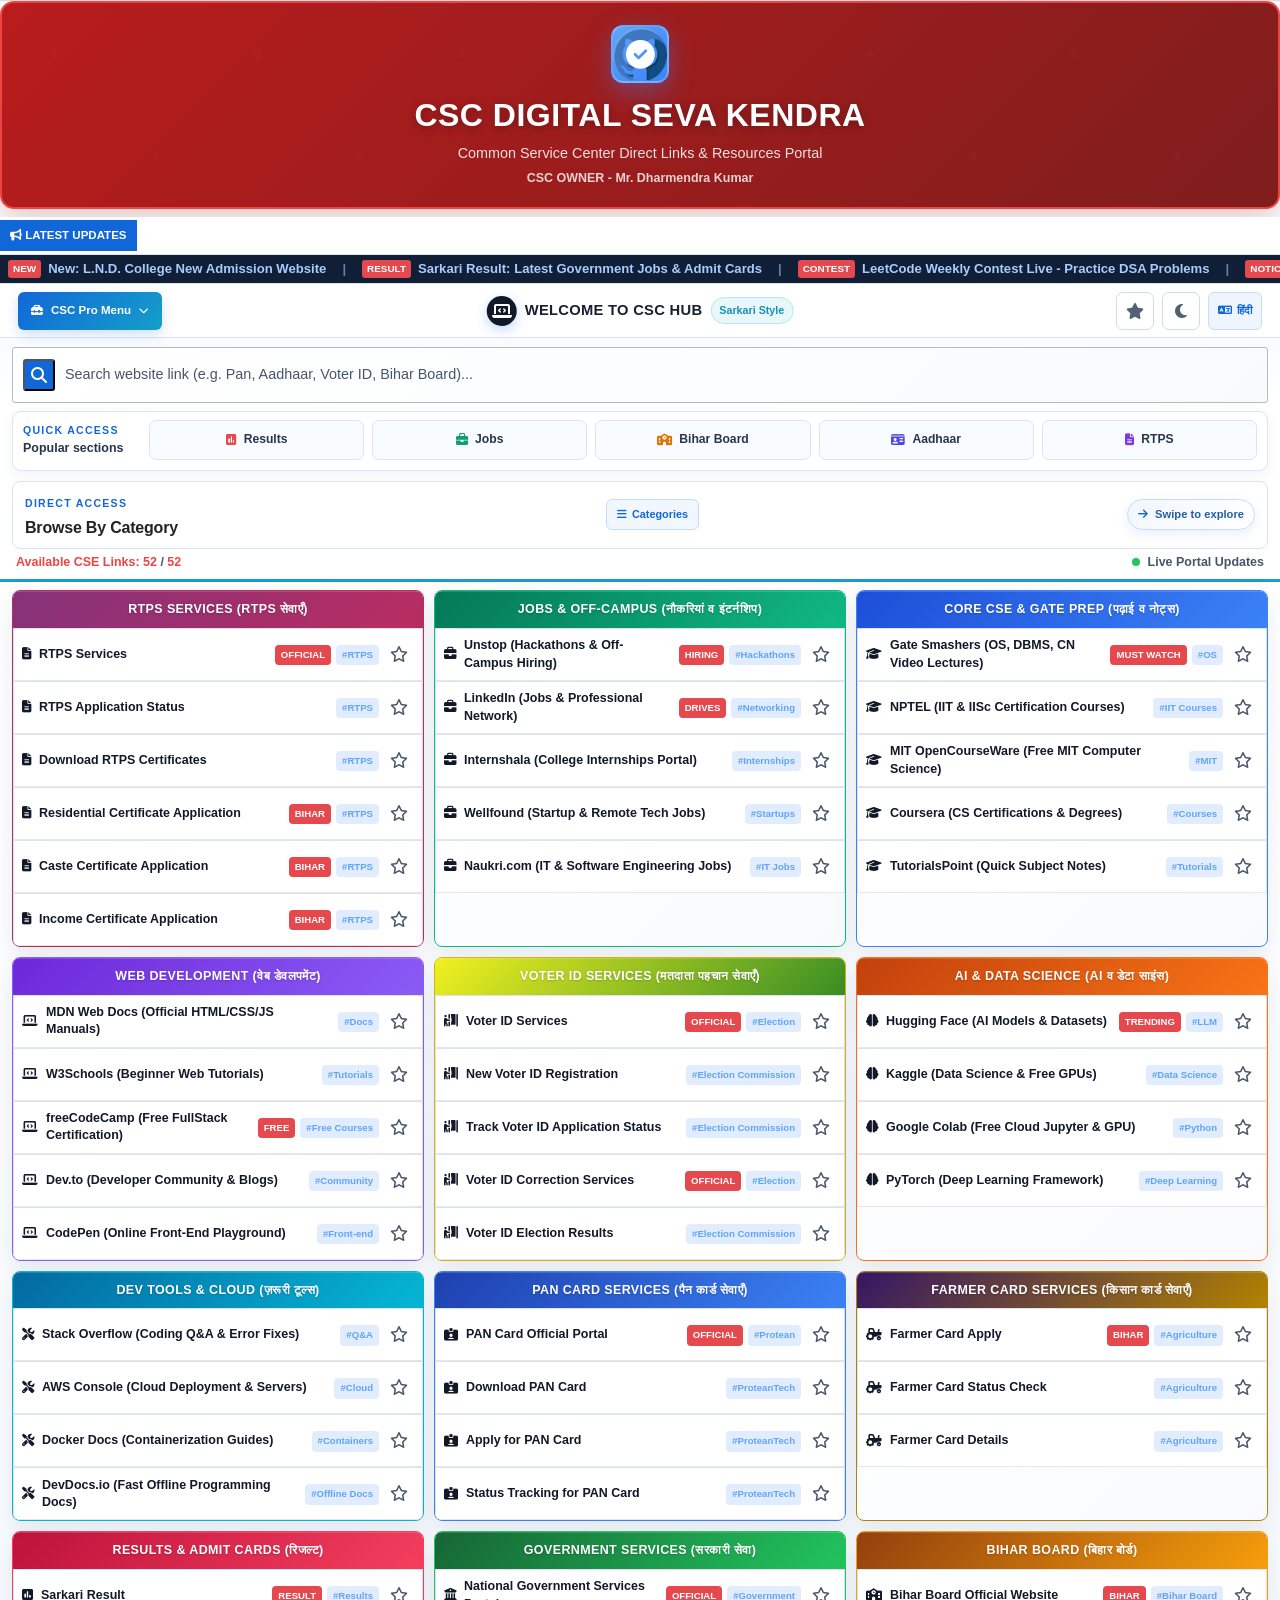
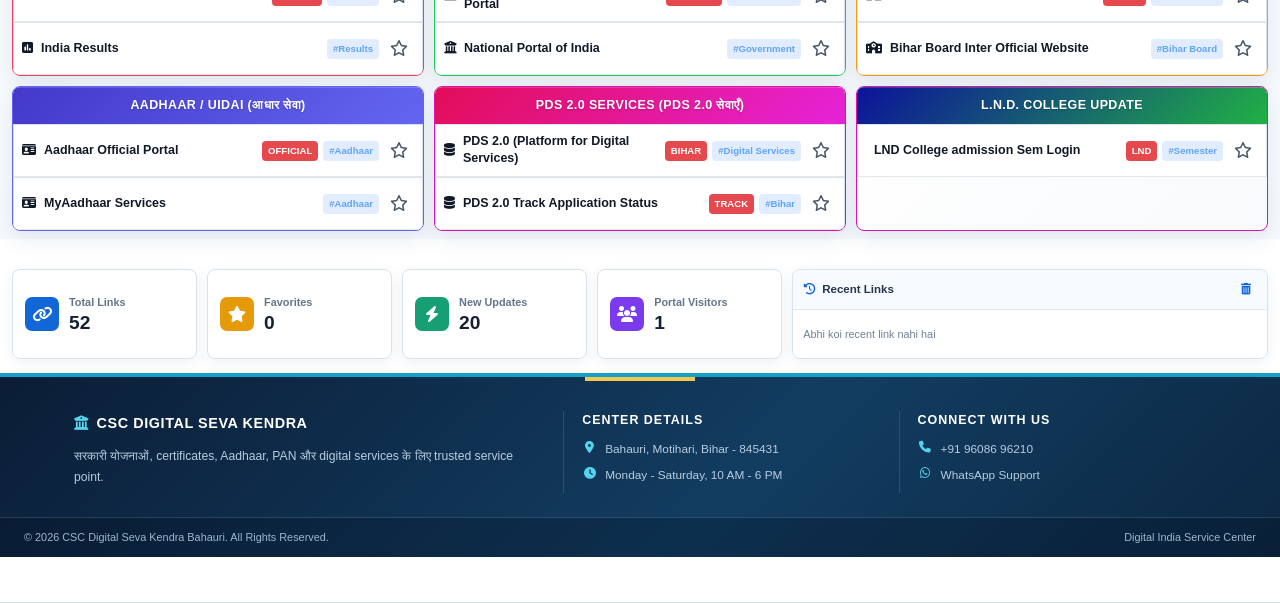
<file: index.html>
<!DOCTYPE html>
<html lang="hi" data-theme="light">
<head>
    <meta charset="UTF-8">
    <meta name="viewport" content="width=device-width, initial-scale=1.0">

    <script type="application/ld+json">
{
  "@context": "https://schema.org",
  "@type": "LocalBusiness",
  "name": "CSC Digital Seva Kendra Bahauri",
  "description": "Bahauri (Motihari) me official CSC Digital Seva Kendra. Aadhaar, Pension, Ayushman Card, PAN Card aur sabhi online sarkari sewaayein.",
  "address": {
    "@type": "PostalAddress",
    "streetAddress": "Bahuari",
    "addressLocality": "Motihari",
    "addressRegion": "Bihar",
    "postalCode": "845431",
    "addressCountry": "IN"
  },
  "areaServed": ["Bahuari", "Motihari"],
  "openingHours": "Mo-Sa 08:00-20:00"
}
</script>

    <!-- Charset & Mobile Responsive -->
<meta charset="UTF-8">
<meta name="viewport" content="width=device-width, initial-scale=1.0">

<!-- Indexing & Search Engine Instructions -->
<meta name="robots" content="index, follow, max-snippet:-1, max-image-preview:large, max-video-preview:-1">
<meta name="googlebot" content="index, follow">
<link rel="canonical" href="https://csehubweb.github.io/CSC/">

<!-- Primary Meta Tags -->
<title>CSC Digital Seva Kendra Bahauri | Jan Seva Kendra Motihari 845431</title>
<meta name="title" content="CSC Digital Seva Kendra Bahauri | Jan Seva Kendra Motihari 845431">
<meta name="description" content="Bahauri (Motihari) me official CSC Digital Seva Kendra. Aadhaar, Pension, Ayushman Card, PAN Card aur sabhi online sarkari sewaon ke liye sampark karein. PIN: 845431.">
<meta name="keywords" content="Himanshi CSC Center Bahuari, CSC Bahauri, Jan Seva Kendra Bahauri, CSC Motihari 845431, Digital Seva Kendra Bahauri, Pragya Kendra Bahuari, CSC Center near me Bahuari, Online Form Bahuari, Ayushman Card Bahuari, Ration Card Bahuari">

<!-- Local SEO & Geo Tags -->
<meta name="geo.region" content="IN-BR">
<meta name="geo.placename" content="Bahuari, Motihari">
<meta name="geo.position" content="26.6469;84.9089">
<meta name="ICBM" content="26.6469, 84.9089">

<!-- Social Media: Open Graph (Facebook / WhatsApp) -->
<meta property="og:type" content="website">
<meta property="og:url" content="https://csehubweb.github.io/CSC/">
<meta property="og:title" content="CSC Digital Seva Kendra Bahauri | Jan Seva Kendra Motihari 845431">
<meta property="og:description" content="Aadhaar, PAN Card, Ayushman, Jati/Niwas/Aay Praman Patra aur sabhi sarkari form bharne ki suvidha Bahuari me.">
<meta property="og:image" content="https://yourwebsite.com/images/banner.jpg">

<!-- Twitter Card -->
<meta name="twitter:card" content="summary_large_image">
<meta name="twitter:title" content="CSC Digital Seva Kendra Bahauri | Jan Seva Kendra Motihari 845431">
<meta name="twitter:description" content="Official CSC Kendra in Bahauri, Motihari (845431). All online sarkari services available.">
<meta name="twitter:image" content="https://yourwebsite.com/images/banner.jpg">

<!-- Google Local Business Schema (Rich Snippets) -->
<script type="application/ld+json">
{
  "@context": "https://schema.org",
  "@type": "LocalBusiness",
  "name": "CSC Digital Seva Kendra Bahauri",
  "alternateName": "Himanshi CSC Center Bahuari",
  "image": "https://yourwebsite.com/images/banner.jpg",
  "@id": "https://yourwebsite.com/#localbusiness",
  "url": "https://csehubweb.github.io/CSC/",
  "telephone": "+91-9608696210",
  "priceRange": "₹",
  "address": {
    "@type": "PostalAddress",
    "streetAddress": "Bahuari",
    "addressLocality": "Motihari",
    "addressRegion": "BR",
    "postalCode": "845431",
    "addressCountry": "IN"
  },
  "geo": {
    "@type": "GeoCoordinates",
    "latitude": 26.6469,
    "longitude": 84.9089
  },
  "openingHoursSpecification": {
    "@type": "OpeningHoursSpecification",
    "dayOfWeek": [
      "Monday",
      "Tuesday",
      "Wednesday",
      "Thursday",
      "Friday",
      "Saturday"
    ],
    "opens": "08:00",
    "closes": "20:00"
  },
  "areaServed": [
    {
      "@type": "AdministrativeArea",
      "name": "Bahuari"
    },
    {
      "@type": "City",
      "name": "Motihari"
    }
  ]
}
</script>
   <!-- Main Title Tag (Search Results me Dikhne Wala Title) -->
<title>CSC Digital Seva Kendra Bahauri | Jan Seva Kendra Motihari 845431</title>

<!-- Meta Description (Title ke Neeche Wali Detail) -->
<meta name="description" content="Bahauri (Motihari) me official CSC Digital Seva Kendra. Aadhaar, Pension, Ayushman Card, PAN Card aur sabhi online sarkari sewaon ke liye sampark karein. PIN: 845431.">

<!-- Meta Keywords -->
<meta name="keywords" content="CSC Bahauri, Jan Seva Kendra Bahauri, CSC Motihari 845431, Digital Seva Kendra Bahauri, CSC Center near 845431">

    <!-- Browser tab and mobile home-screen icon -->
    <link rel="icon" type="image/png" href="github.png">
    <link rel="apple-touch-icon" href="github.png">
    
    <!-- CSS Stylesheet -->
    <link rel="stylesheet" href="styles.css">
<!-- SEARCH CONSOL HTML TAG -->
    <meta name="google-site-verification" content="OkZXFecwXuH7YZjH59n_8bNTdU4WehZvPY6BLJapyaA" />
    <meta name="msvalidate.01" content="11D2AF7B3BD14078634E3965ACB1E728" />
    
    <!-- FontAwesome 6 CDN for Icons -->
    <link rel="stylesheet" href="https://cdnjs.cloudflare.com/ajax/libs/font-awesome/6.4.2/css/all.min.css">
</head>
<body>

    <!-- Background Glow Effects -->
    <div class="bg-glow-container">
        <div class="bg-glow-1"></div>
        <div class="bg-glow-2"></div>
    </div>

    <!-- Main App Container -->
    <div class="app-container">
        
        <!-- Premium VIP CSC Header -->
        <div class="vip-header">
            <div class="vip-header-content">
                <div class="vip-logo-section">
                    <div class="vip-logo-badge">
                        <img class="profile-photo" src="github.png" alt="CSC owner photo" onerror="this.style.display='none'">
                        <i class="fas fa-circle-check"></i>
                    </div>
                    <div>
                        <h1 class="vip-title">CSC DIGITAL SEVA KENDRA</h1>
                        <p class="vip-subtitle" data-i18n="subtitle">Common Service Center Direct Links &amp; Resources Portal</p>
                        <p class="vip-owner">CSC OWNER - Mr. Dharmendra Kumar</p>
                    </div>
                </div>
            </div>
        </div>

        <!-- Marquee Ticker Banner -->
        <div class="marquee-wrapper">
            <div class="updates-topbar">
                <div class="marquee-badge"><i class="fas fa-bullhorn"></i> <span data-i18n="latestUpdates">LATEST UPDATES</span></div>
                <button class="mobile-web-menu-btn" id="mobileWebMenuBtn" type="button" aria-expanded="false" aria-controls="mobileWebMenu">
                    <i class="fas fa-bars"></i><span>Web Menu</span>
                </button>
                <div class="mobile-web-menu" id="mobileWebMenu" aria-label="Web menu">
                    <label class="mobile-menu-search"><i class="fas fa-search"></i><input id="mobileMenuSearchInput" type="search" placeholder="Search links..."></label>
                    <div class="mobile-menu-status" id="mobileMenuStatus"><i class="fas fa-circle-check"></i><span>Ready: Box View</span></div>
                    <button type="button" data-menu-action="favorites"><i class="fas fa-star"></i><span>Favorites</span></button>
                    <button type="button" data-menu-action="theme"><i class="fas fa-circle-half-stroke"></i><span>Theme</span></button>
                    <button type="button" data-menu-action="quick"><i class="fas fa-bolt"></i><span>Quick Access</span></button>
            </div>
            </div>
            <div class="marquee-content">
                <div class="marquee-track" id="marqueeText" aria-label="Latest clickable updates"></div>
            </div>
        </div>

        <!-- Navbar -->
        <header class="navbar">
            <div class="brand">
                <div class="brand-icon">
                    <i class="fas fa-laptop-code"></i>
                </div>
                <div>
                    <h2 class="brand-title">WELCOME TO CSC HUB</h2>
                </div>
                <span class="brand-badge">Sarkari Style</span>
            </div>

            <!-- Right Side Controls -->
            <div class="nav-right">
                <button class="language-toggle" id="languageToggle" type="button" title="Switch to Hindi" aria-label="Switch to Hindi"><i class="fas fa-language"></i><span id="languageLabel">हिंदी</span></button>
                <button class="btn-icon" id="favoritesFilterBtn" title="Favorites Links">
                    <i class="fas fa-star"></i>
                </button>
                <button class="btn-icon" id="themeToggleBtn" title="Toggle Light/Dark Theme">
                    <i class="fas fa-sun"></i>
                </button>
                <div class="pro-tools-bar header-pro-menu" aria-label="CSC Pro tools">
                    <button class="pro-menu-button" id="proMenuButton" type="button" aria-expanded="false" aria-controls="proToolsMenu"><i class="fas fa-toolbox"></i><span data-i18n="proMenu">CSC Pro Menu</span><i class="fas fa-chevron-down"></i></button>
                    <div class="pro-tool-actions" id="proToolsMenu">
                        <a class="pro-tool pro-tool-whatsapp" href="https://wa.me/919608696210?text=Namaste%2C%20mujhe%20CSC%20service%20ke%20baare%20mein%20jankari%20chahiye" target="_blank" rel="noopener noreferrer"><i class="fab fa-whatsapp"></i><span data-i18n="whatsapp">WhatsApp Enquiry</span></a>
                        <a class="pro-tool" href="https://www.google.com/maps/search/?api=1&query=Bahauri%2C%20Motihari%2C%20Bihar%20845431" target="_blank" rel="noopener noreferrer"><i class="fas fa-location-dot"></i><span data-i18n="findCenter">Find Center</span></a>
                        <a class="pro-tool" href="https://api.qrserver.com/v1/create-qr-code/?size=220x220&data=https%3A%2F%2Fwww.google.com%2Fmaps%2Fsearch%2F%3Fapi%3D1%26query%3DBahauri%252C%2520Motihari%252C%2520Bihar%2520845431" target="_blank" rel="noopener noreferrer"><i class="fas fa-qrcode"></i><span data-i18n="qrCode">Center QR Code</span></a>
                        <button class="pro-tool" id="sharePortalBtn" type="button"><i class="fas fa-share-nodes"></i><span data-i18n="sharePortal">Share Portal</span></button>
                        <a class="pro-tool" href="tel:+919608696210"><i class="fas fa-phone"></i><span data-i18n="callSupport">Call Support</span></a>
                        <a class="pro-tool" href="https://t.me/csehubowner" target="_blank" rel="noopener noreferrer"><i class="fab fa-telegram"></i><span data-i18n="telegram">Telegram</span></a>
                    </div>
                </div>
            </div>
        </header>

        <!-- Hero Section & Search Bar -->
        <section class="hero-section">
            <div class="search-box-wrapper">
                <div class="search-box">
                    <button type="button" class="search-icon" id="mobileSearchToggle" aria-label="Open search">
                        <i class="fas fa-magnifying-glass"></i>
                    </button>
                    <input type="text" id="searchInput" class="search-input" placeholder="Search website link (e.g. Pan, Aadhaar, Voter ID, Bihar Board)..." autocomplete="off">
                    <button id="btnClearSearch" class="btn-clear-search" title="Clear Search">
                        <i class="fas fa-times"></i>
                    </button>
                </div>
            </div>

        </section>

        <section class="quick-access" aria-label="Quick access categories">
            <button type="button" class="mobile-quick-toggle" id="mobileQuickToggle" aria-expanded="false">
                <i class="fas fa-bolt"></i> Quick Access
            </button>
            <div class="quick-access-heading"><span class="section-kicker" data-i18n="quickAccess">QUICK ACCESS</span><strong data-i18n="popularSections">Popular sections</strong></div>
            <div class="quick-access-links">
                <button class="quick-access-link quick-result" data-category="result"><i class="fas fa-square-poll-vertical"></i><span data-i18n="results">Results</span></button>
                <button class="quick-access-link quick-jobs" data-category="jobs"><i class="fas fa-briefcase"></i><span data-i18n="jobs">Jobs</span></button>
                <button class="quick-access-link quick-bihar" data-category="bihar"><i class="fas fa-school"></i><span data-i18n="biharBoard">Bihar Board</span></button>
                <button class="quick-access-link quick-aadhaar" data-category="aadhaar"><i class="fas fa-id-card"></i><span data-i18n="aadhaar">Aadhaar</span></button>
                <button class="quick-access-link quick-rtps" data-category="rtps"><i class="fas fa-file-lines"></i><span>RTPS</span></button>
            </div>
        </section>

        <!-- Category Tabs -->
        <div class="category-heading">
            <div>
                <span class="section-kicker" data-i18n="directAccess">DIRECT ACCESS</span>
                <h2 data-i18n="browseCategory">Browse By Category</h2>
            </div>
            <button type="button" class="mobile-category-toggle" id="mobileCategoryToggle" aria-expanded="false">
                <i class="fas fa-bars"></i> Categories
            </button>
            <span class="category-hint"><i class="fas fa-arrow-right"></i> Swipe to explore</span>
        </div>
        <nav class="category-container" id="categoryTabs" aria-label="Website categories">
            <!-- Dynamically populated via JavaScript -->
        </nav>
        <button type="button" id="clearCategoryFilterBtn" class="clear-category-btn" hidden aria-label="Show all links">Cancel</button>

        <!-- Stats Counter -->
        <div class="stats-bar">
            <div class="stats-count">
                <span data-i18n="availableLinks">Available CSE Links:</span> <span id="visibleCount">0</span> / <span id="totalCount">0</span>
            </div>
            <div class="quick-info">
                <span class="pulse-dot"></span> <span data-i18n="liveUpdates">Live Portal Updates</span>
            </div>
        </div>

        <!-- Sarkari Result Multi-Box Grid Container -->
        <section class="sarkari-box-container" id="sarkariBoxGrid">
            <!-- Dynamically populated Sarkari boxes -->
        </section>

        <section class="desktop-dashboard" aria-label="CSC dashboard">
            <div class="desktop-stat-card desktop-stat-total"><span class="desktop-stat-icon"><i class="fas fa-link"></i></span><span><small>Total Links</small><strong id="desktopTotalLinks">0</strong></span></div>
            <div class="desktop-stat-card desktop-stat-favorite"><span class="desktop-stat-icon"><i class="fas fa-star"></i></span><span><small>Favorites</small><strong id="desktopFavoriteLinks">0</strong></span></div>
            <div class="desktop-stat-card desktop-stat-new"><span class="desktop-stat-icon"><i class="fas fa-bolt"></i></span><span><small>New Updates</small><strong id="desktopNewLinks">0</strong></span></div>
            <div class="desktop-stat-card desktop-stat-visitors"><span class="desktop-stat-icon"><i class="fas fa-users"></i></span><span><small>Portal Visitors</small><strong id="desktopVisitorCount">0</strong></span></div>
            <div class="desktop-recent-panel"><div class="desktop-panel-heading"><span><i class="fas fa-clock-rotate-left"></i> Recent Links</span><button id="clearRecentLinks" type="button" title="Clear recent links"><i class="fas fa-trash-can"></i></button></div><div id="recentLinksList" class="recent-links-list"><span class="recent-empty">Abhi koi recent link nahi hai</span></div></div>
        </section>

        <footer class="site-footer"><div class="footer-main"><div class="footer-about"><span class="footer-brand"><i class="fas fa-building-columns"></i> CSC DIGITAL SEVA KENDRA</span><p>सरकारी योजनाओं, certificates, Aadhaar, PAN और digital services के लिए trusted service point.</p></div><div class="footer-column"><h3>Center Details</h3><span><i class="fas fa-location-dot"></i> Bahauri, Motihari, Bihar - 845431</span><span><i class="fas fa-clock"></i> Monday - Saturday, 10 AM - 6 PM</span></div><div class="footer-column"><h3>Connect With Us</h3><a href="tel:+919608696210"><i class="fas fa-phone"></i> +91 96086 96210</a><a href="https://wa.me/919608696210" target="_blank" rel="noopener noreferrer"><i class="fab fa-whatsapp"></i> WhatsApp Support</a></div></div><div class="footer-bottom"><span>© 2026 CSC Digital Seva Kendra Bahauri. All Rights Reserved.</span><span>Digital India Service Center</span></div></footer>

    </div>


    <!-- Modal for Adding Custom Website -->
    <div class="modal-overlay" id="websiteModal">
        <div class="modal">
            <div class="modal-header">
                <h3 class="modal-title">Nayi Website Link Store Karein</h3>
                <button class="btn-close-modal" id="closeModalBtn">
                    <i class="fas fa-xmark"></i>
                </button>
            </div>
            
            <form id="addWebsiteForm">
                <div class="form-group">
                    <label class="form-label" for="siteTitle">Website Ka Naam *</label>
                    <input type="text" id="siteTitle" class="form-input" placeholder="e.g. GeeksforGeeks, MDN Web Docs" required>
                </div>

                <div class="form-group">
                    <label class="form-label" for="siteUrl">Website Link (URL) *</label>
                    <input type="url" id="siteUrl" class="form-input" placeholder="https://example.com" required>
                </div>

                <div class="form-group">
                    <label class="form-label" for="siteCategory">Category *</label>
                    <select id="siteCategory" class="form-select" required>
                        <option value="coding">Coding & Contests</option>
                        <option value="jobs">Jobs & Off-Campus Hiring</option>
                        <option value="learning">Core CSE & GATE Prep</option>
                        <option value="webdev">Web Development Docs</option>
                        <option value="ai">AI & Data Science</option>
                        <option value="tools">Dev Tools & Cloud</option>
                    </select>
                </div>

                <div class="form-group">
                    <label class="form-label" for="siteDescription">Chhota Description</label>
                    <textarea id="siteDescription" class="form-textarea" placeholder="Is website me kya milta hai? (e.g. Practice DSA Problems, React Tutorials)"></textarea>
                </div>

                <div class="form-group">
                    <label class="form-label" for="siteTags">Tags (Comma se alag karein)</label>
                    <input type="text" id="siteTags" class="form-input" placeholder="e.g. DSA, Interview, Java">
                </div>

                <div class="modal-footer">
                    <button type="button" class="btn-secondary" id="cancelModalBtn">Cancel</button>
                    <button type="submit" class="btn-primary">
                        <i class="fas fa-check"></i> Save Link
                    </button>
                </div>
            </form>
        </div>
    </div>

    <!-- Toast Notification -->
    <div class="toast" id="toast">
        <i class="fas fa-circle-check"></i>
        <span class="toast-message">Notification message</span>
    </div>

    <!-- JavaScript Files -->
    <script src="data.js"></script>
    <script src="script.js"></script>
</body>
</html>
</file>
<file: styles.css>
:root {
    --bg: #0b1324;
    --surface: #111d31;
    --surface-2: #172640;
    --text: #f8fafc;
    --muted: #a7b3c7;
    --border: rgba(255,255,255,.12);
    --red: #e5484d;
    --red-dark: #a51d2d;
    --blue: #5b9cff;
    --shadow: 0 12px 32px rgba(0,0,0,.22);
    --radius: 12px;
}

[data-theme="light"] {
    --bg: #f4f7fb;
    --surface: #ffffff;
    --surface-2: #f8fafc;
    --text: #111827;
    --muted: #475569;
    --border: #dbe3ee;
    --blue: #2563eb;
    --shadow: 0 5px 18px rgba(15,23,42,.08);
}

* { box-sizing: border-box; }
html { scroll-behavior: smooth; }
body {
    margin: 0;
    min-width: 320px;
    overflow-x: hidden;
    background: var(--bg);
    color: var(--text);
    font-family: 'Plus Jakarta Sans', sans-serif;
    line-height: 1.5;
    -webkit-tap-highlight-color: transparent;
}
button, input, select, textarea { font: inherit; }
button, a { touch-action: manipulation; }

.bg-glow-container { position: fixed; inset: 0; pointer-events: none; overflow: hidden; z-index: -1; }
.bg-glow-1, .bg-glow-2 { position: absolute; width: 420px; height: 420px; border-radius: 50%; filter: blur(80px); opacity: .35; }
.bg-glow-1 { top: -180px; left: 15%; background: #8b2535; }
.bg-glow-2 { right: -180px; bottom: 5%; background: #1d4ed8; }

.app-container { width: min(1400px, 100%); margin: 0 auto; padding: 16px 14px 48px; }
.sarkari-top-header {
    padding: 20px 14px;
    text-align: center;
    color: white;
    background: linear-gradient(135deg, #b91c1c, #7f1d1d);
    border: 2px solid #ef4444;
    border-radius: var(--radius);
    box-shadow: var(--shadow);
}
.sarkari-title { margin: 0 0 5px; font-size: clamp(1.25rem, 4vw, 2rem); line-height: 1.2; }
.sarkari-subtitle { margin: 0; font-size: clamp(.72rem, 2vw, .95rem); font-weight: 600; }

/* VIP Premium Header Styling */
.vip-header {
    position: relative;
    overflow: hidden;
    margin-bottom: 16px;
    padding: 0;
    border-radius: 14px;
    background: linear-gradient(135deg, #1e40af 0%, #0f172a 50%, #1e3a8a 100%);
    box-shadow: 0 16px 48px rgba(30,64,175,.3), inset 0 1px 0 rgba(255,255,255,.15);
    border: 2px solid rgba(59,130,246,.4);
}

.vip-header::before {
    content: '';
    position: absolute;
    top: 0;
    left: 0;
    right: 0;
    bottom: 0;
    background: url('data:image/svg+xml,<svg xmlns="http://www.w3.org/2000/svg" viewBox="0 0 100 100"><circle cx="25" cy="25" r="2" fill="rgba(255,255,255,.05)"/><circle cx="75" cy="75" r="2" fill="rgba(255,255,255,.05)"/></svg>');
    pointer-events: none;
}

.vip-ribbon {
    position: absolute;
    top: 12px;
    right: -35px;
    padding: 6px 40px 6px 20px;
    background: linear-gradient(135deg, #fbbf24, #f59e0b);
    color: #78350f;
    font-size: .75rem;
    font-weight: 900;
    letter-spacing: .15em;
    box-shadow: 0 4px 12px rgba(245,158,11,.3);
    transform: rotate(45deg);
    z-index: 10;
}

.vip-header-content {
    position: relative;
    z-index: 2;
    padding: 24px 28px;
}

.vip-logo-section {
    display: flex;
    align-items: center;
    gap: 16px;
    margin-bottom: 18px;
}

.vip-logo-badge {
    flex: 0 0 auto;
    width: 72px;
    height: 72px;
    display: grid;
    place-items: center;
    background: linear-gradient(135deg, #60a5fa, #3b82f6);
    border-radius: 12px;
    color: white;
    font-size: 2.2rem;
    box-shadow: 0 8px 24px rgba(59,130,246,.4);
    border: 2px solid rgba(255,255,255,.2);
}

.vip-title {
    margin: 0 0 4px;
    color: white;
    font-size: 1.8rem;
    font-weight: 900;
    letter-spacing: .5px;
    text-shadow: 0 2px 8px rgba(0,0,0,.3);
}

.vip-subtitle {
    margin: 0;
    color: rgba(255,255,255,.85);
    font-size: .95rem;
    font-weight: 500;
}

.vip-info-grid {
    display: grid;
    grid-template-columns: repeat(auto-fit, minmax(150px, 1fr));
    gap: 14px;
    padding-top: 12px;
    border-top: 1px solid rgba(255,255,255,.1);
}

.vip-info-item {
    display: flex;
    flex-direction: column;
    gap: 4px;
    padding: 8px 0;
}

.vip-info-label {
    color: rgba(255,255,255,.6);
    font-size: .7rem;
    font-weight: 700;
    letter-spacing: .08em;
    text-transform: uppercase;
}

.vip-info-value {
    color: white;
    font-size: .95rem;
    font-weight: 700;
}


.marquee-wrapper { display: flex; min-width: 0; align-items: center; margin: 12px 0; overflow: hidden; border: 2px solid var(--red); border-radius: var(--radius); background: var(--surface); box-shadow: var(--shadow); }
.marquee-badge { flex: 0 0 auto; padding: 11px 12px; background: var(--red); color: white; font-size: .72rem; font-weight: 800; white-space: nowrap; }
.marquee-content { min-width: 0; flex: 1; padding: 5px 10px; color: #f87171; font-size: .82rem; font-weight: 700; }

.navbar { display: flex; align-items: center; justify-content: space-between; gap: 16px; padding: 13px 15px; margin-bottom: 14px; background: var(--surface); border: 1px solid var(--border); border-radius: var(--radius); box-shadow: var(--shadow); }
.brand { display: flex; align-items: center; gap: 9px; min-width: 0; }
.brand-icon { display: grid; flex: 0 0 40px; width: 40px; height: 40px; place-items: center; border-radius: 7px; background: var(--red); color: white; }
.brand-title { margin: 0; font-size: 1.15rem; white-space: nowrap; }

/* Enhanced Professional Navbar */
.navbar {
    background: linear-gradient(135deg, var(--surface) 0%, var(--surface-2) 100%);
    border: 1px solid rgba(59,130,246,.2);
    box-shadow: 0 4px 16px rgba(0,0,0,.08), inset 0 1px 0 rgba(255,255,255,.1);
}

.brand-icon {
    background: linear-gradient(135deg, #3b82f6, #2563eb);
    box-shadow: 0 4px 12px rgba(59,130,246,.3);
}

.brand-title {
    font-size: 1.1rem;
    letter-spacing: -.3px;
    color: #3b82f6;
    font-weight: 800;
}
.brand-badge, .offline-badge, .status-badge { padding: 4px 8px; border-radius: 999px; font-size: .67rem; font-weight: 800; white-space: nowrap; }
.brand-badge { color: #f87171; background: rgba(220,38,38,.15); border: 1px solid rgba(220,38,38,.3); }
.offline-badge { color: #22c55e; background: rgba(34,197,94,.1); border: 1px solid rgba(34,197,94,.4); }
.status-badge { color: #22c55e; background: rgba(34,197,94,.1); border: 1px solid rgba(34,197,94,.4); display: flex; align-items: center; gap: 4px; }
.nav-right { display: flex; align-items: center; gap: 8px; }
.nav-actions { display: flex; align-items: center; justify-content: flex-end; gap: 7px; flex-wrap: wrap; }
.view-toggle-group { display: flex; padding: 3px; border: 1px solid var(--border); border-radius: 7px; background: var(--surface-2); }
.btn-toggle-view, .btn-icon { color: var(--muted); background: transparent; border: 0; cursor: pointer; }
.btn-toggle-view { padding: 7px 9px; border-radius: 5px; font-size: .75rem; font-weight: 700; }
.btn-toggle-view.active { color: white; background: var(--red); }
.btn-icon { display: grid; width: 38px; height: 38px; place-items: center; border: 1px solid var(--border); border-radius: 7px; background: var(--surface-2); }
.language-toggle { display: inline-flex; align-items: center; gap: 5px; min-height: 38px; padding: 0 9px; color: #1267d8; background: #eef5ff; border: 1px solid #c9dcf5; border-radius: 6px; font-size: .7rem; font-weight: 800; cursor: pointer; }
.language-toggle:hover { color: #fff; background: #1267d8; }
.btn-icon:hover, .btn-toggle-view:hover { color: white; background: #b91c1c; }

.hero-section { margin-bottom: 14px; display: flex; flex-direction: row; align-items: center; gap: 12px; padding: 0 2px; }
.search-box-wrapper { display: flex; flex-direction: row; gap: 12px; flex: 1; align-items: center; }
.controls-bar { display: flex; align-items: center; justify-content: flex-end; gap: 12px; padding: 0; flex-wrap: wrap; }
.search-box { display: flex; align-items: center; gap: 10px; padding: 8px 12px 8px 10px; border: 1px solid var(--border); border-radius: var(--radius); background: var(--surface); box-shadow: var(--shadow); transition: border-color .2s ease, box-shadow .2s ease, transform .2s ease; flex: 1; min-width: 0; }
.search-box:focus-within { border-color: var(--blue); box-shadow: 0 0 0 4px rgba(91,156,255,.14), var(--shadow); transform: translateY(-1px); }
.search-icon { display: grid; flex: 0 0 38px; width: 38px; height: 38px; place-items: center; color: white; background: linear-gradient(145deg, #5b9cff, #346ed5); border-radius: 9px; box-shadow: 0 5px 12px rgba(52,110,213,.28); }

.search-box {
    border: 2px solid rgba(59,130,246,.3);
    background: linear-gradient(135deg, var(--surface) 0%, var(--surface-2) 100%);
    box-shadow: 0 4px 16px rgba(59,130,246,.12), inset 0 1px 0 rgba(255,255,255,.1);
}

.search-box:focus-within {
    border-color: #3b82f6;
    box-shadow: 0 0 0 4px rgba(59,130,246,.15), 0 4px 16px rgba(59,130,246,.2);
    transform: translateY(-2px);
}

.search-icon {
    background: linear-gradient(135deg, #3b82f6, #2563eb);
    box-shadow: 0 6px 16px rgba(59,130,246,.35);
}
.mobile-category-toggle { display: none; }
.search-input { width: 100%; min-width: 0; padding: 8px 0; color: var(--text); background: transparent; border: 0; outline: 0; font-size: .9rem; }
.search-input::placeholder { color: var(--muted); }
.btn-clear-search { display: none; padding: 5px; color: var(--muted); background: transparent; border: 0; cursor: pointer; }
.btn-clear-search.visible { display: block; }
.category-heading { display: flex; align-items: end; justify-content: space-between; gap: 12px; margin: 20px 2px 9px; }
.category-heading h2 { margin: 2px 0 0; font-size: 1.02rem; letter-spacing: -.2px; }
.section-kicker { color: var(--blue); font-size: .66rem; font-weight: 800; letter-spacing: .12em; }
.category-hint { color: var(--muted); font-size: .72rem; white-space: nowrap; }
.category-container { display: flex; gap: 8px; overflow-x: auto; padding: 3px 2px 10px; margin-bottom: 10px; scrollbar-width: thin; overscroll-behavior-x: contain; }
.category-tab { display: inline-flex; flex: 0 0 auto; align-items: center; gap: 7px; min-height: 42px; padding: 9px 13px; color: var(--muted); background: var(--surface); border: 1px solid var(--border); border-radius: 9px; font-size: .75rem; font-weight: 700; white-space: nowrap; cursor: pointer; box-shadow: 0 3px 10px rgba(0,0,0,.08); transition: transform .2s ease, color .2s ease, border-color .2s ease, background .2s ease; }
.category-tab:hover { color: var(--text); border-color: var(--blue); transform: translateY(-1px); }
.category-tab.active { color: white; background: linear-gradient(135deg, #3c7de0, #2455ad); border-color: #5b9cff; box-shadow: 0 7px 16px rgba(37,99,235,.24); }

.category-tab {
    background: linear-gradient(135deg, var(--surface) 0%, var(--surface-2) 100%);
    border: 1.5px solid rgba(59,130,246,.2);
    box-shadow: 0 2px 8px rgba(0,0,0,.06);
    font-weight: 600;
    letter-spacing: -.2px;
}

.category-tab:hover {
    border-color: #3b82f6;
    background: linear-gradient(135deg, var(--surface-2) 0%, var(--surface) 100%);
    transform: translateY(-2px);
    box-shadow: 0 4px 12px rgba(59,130,246,.15);
}

.category-tab.active {
    background: linear-gradient(135deg, #3b82f6, #2563eb);
    border-color: #60a5fa;
    color: white;
    box-shadow: 0 8px 20px rgba(59,130,246,.3);
    font-weight: 700;
}
.count-badge { padding: 2px 6px; border-radius: 999px; background: rgba(255,255,255,.16); font-size: .65rem; }
.stats-bar { display: flex; justify-content: space-between; gap: 10px; margin: 0 4px 14px; color: var(--muted); font-size: .78rem; font-weight: 700; }
.stats-count span { color: #ef4444; }
.quick-info { white-space: nowrap; }
.pulse-dot { display: inline-block; width: 8px; height: 8px; margin-right: 4px; border-radius: 50%; background: #22c55e; }

.sarkari-box-container, .website-grid { display: grid; grid-template-columns: repeat(2, minmax(0, 1fr)); gap: 16px; padding: 0 2px; margin-bottom: 30px; }
.sarkari-box-container.hidden, .website-grid.hidden { display: none; }
.sarkari-box { min-width: 0; overflow: hidden; background: var(--surface); border: 2px solid var(--box-border, var(--red)); border-radius: var(--radius); box-shadow: var(--shadow); transition: transform .2s ease, box-shadow .2s ease; }
.sarkari-box:hover { transform: translateY(-4px); box-shadow: 0 16px 32px rgba(0,0,0,.15); }
.sarkari-box-header { padding: 12px 14px; color: white; background: var(--box-header-bg, var(--red)); text-align: center; font-size: .9rem; font-weight: 800; letter-spacing: .5px; }

.sarkari-box {
    background: linear-gradient(135deg, var(--surface) 0%, var(--surface-2) 100%);
    border: 2px solid var(--box-border, rgba(220,38,38,.4));
    box-shadow: 0 4px 16px rgba(0,0,0,.1), inset 0 1px 0 rgba(255,255,255,.05);
}

.sarkari-box:hover {
    transform: translateY(-4px);
    box-shadow: 0 12px 32px rgba(var(--box-shadow-color, 220,38,38),.2);
    border-color: var(--box-border, #ef4444);
}

.sarkari-box-header {
    background: linear-gradient(135deg, var(--box-header-bg, #ef4444) 0%, var(--box-header-bg, #dc2626) 100%);
    font-size: .92rem;
    font-weight: 800;
    letter-spacing: .4px;
    text-transform: uppercase;
    padding: 14px 16px;
    box-shadow: inset 0 1px 0 rgba(255,255,255,.15);
}
.sarkari-box-body { display: flex; flex-direction: column; gap: 6px; max-height: 380px; padding: 8px; overflow-y: auto; }
.sarkari-link-item { display: flex; align-items: center; justify-content: space-between; gap: 8px; min-width: 0; padding: 10px; background: var(--surface-2); border: 1px solid var(--border); border-radius: 7px; transition: all .2s ease; }
.sarkari-link-item:hover { background: var(--surface); border-color: #5b9cff; transform: translateX(3px); box-shadow: 0 4px 12px rgba(91,156,255,.12); }
.link-left-content { display: flex; align-items: center; gap: 8px; min-width: 0; color: var(--text); text-decoration: none; font-size: .8rem; font-weight: 700; }
.link-title-text { overflow: hidden; text-overflow: ellipsis; white-space: nowrap; }
.link-badges { display: flex; align-items: center; gap: 5px; flex: 0 0 auto; }
.badge-new, .badge-tag { padding: 3px 6px; border-radius: 4px; font-size: .6rem; font-weight: 800; white-space: nowrap; }
.badge-new { color: white; background: var(--red); }
.badge-tag { color: #60a5fa; background: rgba(59,130,246,.15); }
.btn-star-mini, .btn-delete-mini { padding: 6px; color: var(--muted); background: transparent; border: 0; cursor: pointer; transition: color .2s ease; }
.btn-star-mini:hover { color: #f59e0b; }
.btn-star-mini.active { color: #f59e0b; }
.btn-delete-mini { color: #ef4444; }
.btn-delete-mini:hover { color: #dc2626; }

.card { min-width: 0; padding: 16px; color: var(--text); background: var(--surface); border: 1px solid var(--border); border-radius: var(--radius); box-shadow: var(--shadow); transition: all .2s ease; }
.card:hover { transform: translateY(-4px); border-color: var(--blue); box-shadow: 0 12px 24px rgba(91,156,255,.15); }

.card {
    background: linear-gradient(135deg, var(--surface) 0%, var(--surface-2) 100%);
    border: 1.5px solid rgba(59,130,246,.2);
    box-shadow: 0 4px 16px rgba(0,0,0,.08), inset 0 1px 0 rgba(255,255,255,.05);
    transition: all .3s ease;
}

.card:hover {
    transform: translateY(-4px);
    border-color: #3b82f6;
    box-shadow: 0 12px 32px rgba(59,130,246,.2), inset 0 1px 0 rgba(255,255,255,.05);
}
.card-header, .card-footer { display: flex; align-items: center; justify-content: space-between; gap: 8px; }
.card-title { margin: 0; font-size: 1rem; font-weight: 700; }
.card-description { min-height: 50px; color: var(--muted); font-size: .82rem; line-height: 1.5; }
.card-tags { display: flex; flex-wrap: wrap; gap: 5px; margin-bottom: 12px; }
.tag { padding: 3px 7px; color: var(--muted); background: var(--surface-2); border: 1px solid var(--border); border-radius: 5px; font-size: .68rem; font-weight: 600; }
.card-actions { display: flex; gap: 6px; }
.btn-card-action { padding: 7px 10px; color: var(--text); background: var(--surface-2); border: 1px solid var(--border); border-radius: 6px; text-decoration: none; cursor: pointer; font-size: .75rem; font-weight: 600; transition: all .2s ease; }
.btn-card-action:hover { border-color: var(--blue); color: var(--blue); background: transparent; }
.btn-card-visit { color: white; background: var(--red); border-color: var(--red); }
.btn-card-visit:hover { background: #b91c1c; border-color: #b91c1c; }
.empty-state { grid-column: 1 / -1; padding: 50px 20px; text-align: center; border: 2px dashed var(--border); border-radius: var(--radius); }
.empty-icon { font-size: 3rem; color: var(--muted); margin-bottom: 10px; }
.empty-title { margin: 10px 0; color: var(--text); font-size: 1.2rem; }
.empty-desc { color: var(--muted); font-size: .9rem; line-height: 1.6; }

/* Rich card-view styling */
.website-grid .card {
    position: relative;
    overflow: hidden;
    min-height: 300px;
    padding: 20px;
    color: #172033;
    border: 1px solid #dbe3ee;
    background: linear-gradient(145deg, #ffffff 0%, #f7faff 100%);
    box-shadow: 0 10px 24px rgba(30, 64, 110, .12);
    transition: transform .25s ease, border-color .25s ease, box-shadow .25s ease;
}
.website-grid .card::before {
    content: "";
    position: absolute;
    top: -80px;
    right: -60px;
    width: 190px;
    height: 190px;
    border-radius: 50%;
    background: rgba(61, 130, 246, .1);
    filter: blur(28px);
    pointer-events: none;
}
.website-grid .card:hover {
    transform: translateY(-6px);
    border-color: rgba(37, 99, 235, .58);
    box-shadow: 0 16px 30px rgba(30, 64, 110, .2), 0 0 20px rgba(52, 115, 218, .1);
}
.website-grid .card-header,
.website-grid .card-description,
.website-grid .card-tags,
.website-grid .card-footer { position: relative; z-index: 1; }
.website-grid .card-icon-title { display: flex; align-items: center; gap: 11px; }
.website-grid .card-icon {
    display: grid;
    width: 44px;
    height: 44px;
    flex: 0 0 44px;
    place-items: center;
    color: #fff;
    border: 1px solid rgba(143, 193, 255, .35);
    border-radius: 10px;
    background: linear-gradient(145deg, #377bd8, #2451a2);
    box-shadow: 0 6px 15px rgba(28, 82, 170, .35);
    font-size: 1.4rem;
}
.website-grid .card-title { color: #172033; font-size: 1.05rem; line-height: 1.45; font-weight: 700; }
.website-grid .card-description { color: #52657e; line-height: 1.65; font-size: .85rem; }
.website-grid .tag { color: #346bb5; border-color: #d5e2f4; background: #eef5ff; padding: 4px 8px; font-size: .7rem; }
.website-grid .category-badge { color: #245ca8; font-size: .75rem; padding: 5px 10px; background: #eef5ff; border-radius: 5px; }
.website-grid .btn-card-action { color: #24405f; border-color: #d5e0ed; background: #f5f8fc; font-size: .75rem; padding: 7px 10px; }
.website-grid .btn-card-action:hover { border-color: #79b1ff; color: #1267d8; background: #f0f5ff; }
.website-grid .btn-card-visit { color: #fff; border-color: transparent; background: linear-gradient(135deg, #f0525b, #c92f43); box-shadow: 0 5px 12px rgba(201,47,67,.28); }
.website-grid .btn-card-visit:hover { background: linear-gradient(135deg, #e74853, #b6213a); box-shadow: 0 8px 16px rgba(201,47,67,.35); }
.website-grid .btn-star { color: #71839a; font-size: 1.1rem; }
.website-grid .btn-star:hover, .website-grid .btn-star.active { color: #ffd166; }

.modal-overlay { position: fixed; inset: 0; z-index: 10; display: flex; align-items: center; justify-content: center; visibility: hidden; opacity: 0; background: rgba(0,0,0,.75); }
.modal-overlay.active { visibility: visible; opacity: 1; }
.modal { width: min(500px, calc(100% - 28px)); padding: 20px; background: var(--surface); border: 2px solid var(--red); border-radius: var(--radius); }
.modal-header, .modal-footer { display: flex; align-items: center; justify-content: space-between; gap: 10px; }
.form-group { margin: 12px 0; }
.form-label { display: block; margin-bottom: 4px; color: var(--muted); font-size: .8rem; font-weight: 700; }
.form-input, .form-select, .form-textarea { width: 100%; padding: 9px; color: var(--text); background: var(--surface-2); border: 1px solid var(--border); border-radius: 6px; outline: 0; }
.form-textarea { min-height: 70px; resize: vertical; }
.toast { position: fixed; right: 14px; bottom: 14px; z-index: 20; transform: translateY(100px); padding: 10px 14px; color: white; background: var(--surface); border: 2px solid var(--red); border-radius: 6px; opacity: 0; transition: .25s ease; }
.toast.show { transform: translateY(0); opacity: 1; }

@media (max-width: 700px) {
    .app-container { padding: 8px 8px 30px; }
    .navbar { align-items: stretch; flex-direction: row; padding: 11px; }
    .brand { justify-content: flex-start; gap: 6px; }
    .nav-right { gap: 6px; }
    .offline-badge { display: none; }
    .status-badge { display: none; }
        .vip-header-content { padding: 18px 20px; }
        .vip-logo-section { gap: 12px; margin-bottom: 14px; }
        .vip-logo-badge { width: 60px; height: 60px; font-size: 1.8rem; }
        .vip-title { font-size: 1.4rem; }
        .vip-subtitle { font-size: .9rem; }
        .vip-info-grid { grid-template-columns: repeat(2, 1fr); gap: 10px; }
    .hero-section { flex-direction: column; gap: 10px; }
    .search-box-wrapper { flex-direction: column; gap: 0; }
    .controls-bar { justify-content: center; gap: 10px; }
    .sarkari-box-container, .website-grid { grid-template-columns: minmax(0, 1fr); gap: 12px; padding: 0 8px; }
    .sarkari-box { border-radius: 8px; }
    .sarkari-box-header { font-size: .8rem; padding: 10px 8px; }
    .sarkari-box-body { gap: 5px; padding: 6px; max-height: 350px; }
    .sarkari-link-item { padding: 9px; }
    .link-left-content { font-size: .75rem; }
    .card { min-height: 250px; padding: 15px; }
    .website-grid .card { min-height: 270px; padding: 18px; }
    .card-title { font-size: .95rem; }
    .card-description { font-size: .78rem; min-height: 45px; }
    .category-heading { margin-top: 15px; }
    .stats-bar { align-items: flex-start; flex-direction: column; gap: 3px; font-size: .75rem; }
    .quick-info { font-size: .72rem; }
}

@media (max-width: 420px) {
    .sarkari-title { font-size: 1.08rem; }
    .sarkari-subtitle { font-size: .66rem; }
    .brand-title { font-size: .95rem; }
        .vip-header-content { padding: 14px 16px; }
        .vip-logo-section { flex-direction: column; text-align: center; gap: 10px; margin-bottom: 10px; }
        .vip-logo-badge { width: 52px; height: 52px; font-size: 1.6rem; }
        .vip-title { font-size: 1.2rem; }
        .vip-subtitle { font-size: .85rem; }
        .vip-info-grid { grid-template-columns: 1fr; gap: 8px; }
        .vip-ribbon { padding: 4px 30px 4px 16px; font-size: .65rem; }
    .brand-badge { display: none; }
    .marquee-badge { padding: 10px 7px; font-size: .61rem; }
    .marquee-content { padding: 4px 6px; font-size: .72rem; }
    .search-icon { flex-basis: 35px; width: 35px; height: 35px; }
    .category-hint { display: none; }
    .view-toggle-group { width: auto; gap: 4px; }
    .btn-toggle-view { flex: 0 0 auto; padding: 6px 8px; font-size: .65rem; }
    .btn-icon { width: 34px; height: 34px; font-size: .85rem; }
    .sarkari-box-container, .website-grid { grid-template-columns: minmax(0, 1fr); gap: 10px; padding: 0 6px; margin-bottom: 20px; }
    .sarkari-box { border-radius: 6px; }
    .sarkari-box-header { font-size: .75rem; padding: 8px 6px; }
    .sarkari-box-body { gap: 4px; padding: 5px; }
    .sarkari-link-item { padding: 8px; gap: 5px; }
    .link-left-content { font-size: .72rem; gap: 6px; }
    .link-badges { gap: 3px; }
    .card { padding: 12px; min-height: 220px; }
    .website-grid .card { min-height: 240px; padding: 14px; }
    .card-title { font-size: .9rem; }
    .card-description { font-size: .75rem; min-height: 40px; }
    .tag { padding: 2px 5px; font-size: .62rem; }
    .category-badge { font-size: .7rem; padding: 4px 8px; }
    .btn-card-action { padding: 6px 8px; font-size: .7rem; }
    .stats-bar { font-size: .7rem; margin: 0 4px 10px; }
}

/* Reference-inspired portal skin */
body { background: #ededed; color: #222; }
.bg-glow-container { display: none; }
.app-container { max-width: 1500px; min-height: 100vh; padding: 0 0 45px; background: #fff; }
.sarkari-top-header { padding: 24px 12px 20px; border: 0; border-radius: 0; background: #aa0808; box-shadow: none; }
.sarkari-title { font-size: clamp(2rem, 5vw, 3rem); }
.sarkari-subtitle { font-size: .95rem; }
.marquee-wrapper { margin: 0; border: 0; border-radius: 0; box-shadow: none; }
.marquee-badge { background: #1267d8; padding: 7px 10px; font-size: .72rem; }
.marquee-content { color: #1267d8; padding: 4px 8px; font-size: .82rem; }
.navbar { margin: 0; padding: 8px 12px; border: 0; border-radius: 0; background: #08085d; box-shadow: none; }
.brand-icon { display: none; }
.brand-title { color: #fff; font-size: 1rem; }
.brand-badge { color: #fff; background: rgba(255,255,255,.14); border-color: rgba(255,255,255,.35); }
.offline-badge { color: #fff; background: rgba(255,255,255,.12); border-color: rgba(255,255,255,.35); }
.btn-icon { color: #fff; border-color: rgba(255,255,255,.5); background: transparent; }
.btn-toggle-view.active, .btn-icon:hover, .btn-toggle-view:hover { background: #aa0808; }
.hero-section { padding: 14px 12px 2px; }
.search-box { border: 1px solid #b9b9b9; border-radius: 3px; box-shadow: none; }
.search-box:focus-within { border-color: #1267d8; box-shadow: 0 0 0 3px rgba(18,103,216,.12); transform: none; }
.search-icon { width: 32px; height: 32px; flex-basis: 32px; border-radius: 3px; background: #1267d8; box-shadow: none; }
.category-heading { margin: 10px 12px 5px; }
.category-heading h2 { font-size: 1rem; }
.section-kicker { color: #1267d8; }
.category-container { padding: 3px 12px 9px; margin-bottom: 4px; }
.category-tab { min-height: 35px; padding: 7px 11px; color: #222; background: #fff; border: 1px solid #aaa; border-radius: 2px; box-shadow: none; }
.category-tab:hover { color: #1267d8; border-color: #1267d8; transform: none; }
.category-tab.active { color: #fff; background: #1267d8; border-color: #1267d8; box-shadow: none; }
.stats-bar { padding: 0 12px; margin-bottom: 13px; }
.sarkari-box-container, .website-grid { padding: 0 12px; gap: 16px; }
.sarkari-box { border: 1px solid var(--box-border, #1267d8); border-radius: 0; box-shadow: none; }
.sarkari-box-header { padding: 9px 8px; font-size: .82rem; }
.sarkari-box-body { gap: 0; padding: 0; max-height: 360px; }
.sarkari-link-item { padding: 8px; border-bottom: 1px solid #e5e7eb; border-radius: 0; background: #fff; }
.sarkari-link-item:hover { background: #f0f6ff; border-color: #e5e7eb; transform: none; }
.link-left-content { font-size: .78rem; }
.card { border-radius: 2px; box-shadow: none; }

@media (max-width: 700px) {
    body { background: #fff; }
    .navbar { align-items: center; }
    .brand { justify-content: center; }
    .nav-actions { justify-content: center; }
    .sarkari-box-container, .website-grid { padding: 0 10px; }
    .category-heading { margin-left: 10px; margin-right: 10px; }
    .category-container { padding-left: 10px; padding-right: 10px; }
}

/* Full-window smooth UI */
body {
    background:
        radial-gradient(circle at 8% 0%, rgba(37, 99, 235, .16), transparent 28rem),
        radial-gradient(circle at 94% 18%, rgba(170, 8, 8, .13), transparent 25rem),
        #e9eef5;
}

.app-container {
    width: min(1500px, calc(100% - 32px));
    margin: 16px auto;
    min-height: calc(100vh - 32px);
    border: 1px solid #d4dce7;
    border-radius: 12px;
    overflow: hidden;
    box-shadow: 0 18px 55px rgba(15, 23, 42, .14);
}

.sarkari-top-header {
    background: linear-gradient(120deg, #850505 0%, #b90d0d 52%, #7f0505 100%);
    position: relative;
    overflow: hidden;
}

.sarkari-top-header::after {
    content: "";
    position: absolute;
    inset: auto -10% -70% -10%;
    height: 150px;
    background: rgba(255, 255, 255, .08);
    transform: rotate(-3deg);
}

.sarkari-header-content { position: relative; z-index: 1; }
.marquee-wrapper { border-bottom: 1px solid #dbe3ee; }
.navbar { position: sticky; top: 0; z-index: 4; }
.hero-section { background: linear-gradient(180deg, #f8fbff, #fff); }
.quick-access { display: flex; align-items: center; gap: 18px; margin: 0 12px 4px; padding: 12px 14px; border: 1px solid #dce5f1; border-radius: 9px; background: #fff; box-shadow: 0 4px 14px rgba(30,64,110,.07); }
.quick-access-heading { display: flex; flex-direction: column; min-width: 108px; color: #26364d; font-size: .78rem; }
.quick-access-links { display: flex; flex-wrap: nowrap; gap: 8px; flex: 1; overflow-x: auto; padding-bottom: 2px; }
.quick-access-link { display: flex; align-items: center; justify-content: center; gap: 7px; min-height: 40px; min-width: 110px; flex: 1 0 110px; color: #26364d; background: #f8fbff; border: 1px solid #dbe5f1; border-radius: 7px; font-size: .76rem; font-weight: 800; cursor: pointer; transition: transform .2s ease, box-shadow .2s ease, color .2s ease; }
.quick-access-link:hover { transform: translateY(-2px); color: #1267d8; box-shadow: 0 6px 15px rgba(30,64,110,.12); }
.quick-result i { color: #e5484d; }
.quick-jobs i { color: #0e9f6e; }
.quick-bihar i { color: #d97706; }
.quick-aadhaar i { color: #4f46e5; }
.quick-rtps i { color: #7c3aed; }
.category-heading { padding-top: 3px; }
.sarkari-box-container, .website-grid { grid-template-columns: repeat(3, minmax(0, 1fr)); }
.sarkari-box-container.is-filtered { grid-template-columns: minmax(0, 1fr); }
.sarkari-box-container.is-filtered .sarkari-box { width: 100%; }
.sarkari-box { animation: box-reveal .45s ease both; }
.sarkari-box:nth-child(2) { animation-delay: .05s; }
.sarkari-box:nth-child(3) { animation-delay: .1s; }
.sarkari-box:nth-child(4) { animation-delay: .15s; }
.sarkari-box:nth-child(5) { animation-delay: .2s; }
.sarkari-box:nth-child(6) { animation-delay: .25s; }

@keyframes box-reveal {
    from { opacity: 0; transform: translateY(8px); }
    to { opacity: 1; transform: translateY(0); }
}

@keyframes link-reveal {
    from { opacity: 0; transform: translateY(5px); }
    to { opacity: 1; transform: translateY(0); }
}

@keyframes link-text-hover {
    from { opacity: .75; transform: translateX(0); }
    to { opacity: 1; transform: translateX(3px); }
}

.sarkari-box-header { text-shadow: 0 1px 2px rgba(0,0,0,.2); }
.sarkari-link-item { min-height: 44px; animation: link-reveal .35s ease both; }
.sarkari-link-item { position: relative; }
.sarkari-link-item:nth-child(2) { animation-delay: .04s; }
.sarkari-link-item:nth-child(3) { animation-delay: .08s; }
.sarkari-link-item:nth-child(4) { animation-delay: .12s; }
.sarkari-link-item:nth-child(5) { animation-delay: .16s; }
.sarkari-link-item:nth-child(6) { animation-delay: .2s; }
.sarkari-link-item:hover .link-left-content { color: #1267d8; }
@media (hover: hover) and (pointer: fine) {
    .sarkari-link-item:hover .link-title-text {
        display: inline-block;
        color: #1267d8;
        animation: link-text-hover .3s ease both;
    }
}
.category-container { scroll-snap-type: x proximity; }
.category-tab { scroll-snap-align: start; }
.clear-category-btn { margin: 0 12px 8px; padding: 8px 12px; border: 1px solid #dbe5f1; border-radius: 999px; background: linear-gradient(135deg, #eef5ff, #f8fbff); color: #1d4ed8; font-size: .74rem; font-weight: 800; cursor: pointer; transition: all .2s ease; }
.clear-category-btn:hover { transform: translateY(-1px); box-shadow: 0 8px 18px rgba(37,99,235,.12); }
.clear-category-btn[hidden] { display: none; }

button, .sarkari-link-item, .card { -webkit-user-select: none; user-select: none; }
@media (prefers-reduced-motion: reduce) {
    *, *::before, *::after { animation-duration: .01ms !important; animation-iteration-count: 1 !important; transition-duration: .01ms !important; scroll-behavior: auto !important; }
}

@media (max-width: 1100px) {
    .sarkari-box-container, .website-grid { grid-template-columns: repeat(2, minmax(0, 1fr)); }
}

@media (max-width: 700px) {
    body { background: #fff; }
    .app-container { width: 100%; margin: 0; min-height: 100vh; border: 0; border-radius: 0; box-shadow: none; }
    .sarkari-top-header { padding: 22px 10px 18px; }
    .sarkari-box-container, .website-grid { grid-template-columns: minmax(0, 1fr); }
    .navbar { position: relative; }
    .quick-access { align-items: stretch; flex-direction: column; gap: 8px; margin: 0 10px 4px; }
    .quick-access-links { grid-template-columns: repeat(4, minmax(100px, 1fr)); overflow-x: auto; padding-bottom: 2px; }
    .quick-access-link { min-width: 100px; }
}

/* Contact cards */
.contact-strip {
    display: flex;
    align-items: center;
    justify-content: space-between;
    gap: 18px;
    margin: 14px 12px 0;
    padding: 14px 16px;
    border: 2px solid #3b82f6;
    border-radius: 12px;
    background: linear-gradient(135deg, #eff6ff 0%, #f0f9ff 100%);
    box-shadow: 0 8px 32px rgba(59,130,246,.2), inset 0 1px 0 rgba(255,255,255,.5);
    transition: all .3s ease;
}
.contact-strip:hover {
    box-shadow: 0 12px 40px rgba(59,130,246,.3), inset 0 1px 0 rgba(255,255,255,.5);
    border-color: #2563eb;
    transform: translateY(-2px);
}
.contact-toggle { display: none; }
.mobile-quick-toggle { display: none; }
.contact-details { display: flex; align-items: center; justify-content: space-between; gap: 18px; width: 100%; flex-wrap: wrap; }
.contact-intro { display: flex; flex-direction: column; gap: 4px; color: #1a273a; font-size: .82rem; flex-shrink: 0; }
.contact-kicker { color: #1267d8; font-size: .68rem; font-weight: 800; letter-spacing: .1em; text-transform: uppercase; }
.contact-intro strong { font-size: .78rem; color: #1f2d3d; font-weight: 700; }
.contact-actions { display: flex; gap: 12px; flex-wrap: wrap; flex-shrink: 0; }
.contact-action { display: flex; align-items: center; gap: 10px; min-width: 180px; padding: 10px 13px; color: #172033; border: 1px solid #c9dcf5; border-radius: 8px; background: #fff; text-decoration: none; transition: all .2s ease; box-shadow: 0 2px 8px rgba(18,103,216,.08); }
.contact-action:hover { transform: translateY(-2px); border-color: #1267d8; background: #f8fbff; box-shadow: 0 6px 16px rgba(18,103,216,.18); }
.contact-action > i { display: grid; width: 32px; height: 32px; place-items: center; color: #fff; border-radius: 7px; font-size: 1.1rem; flex-shrink: 0; }
.telegram-action > i { background: linear-gradient(135deg, #168bd3, #0f5fa8); }
.phone-action > i { background: linear-gradient(135deg, #22a06b, #157546); }
.contact-action span { display: flex; flex-direction: column; min-width: 0; }
.contact-action small { color: #718096; font-size: .65rem; font-weight: 700; text-transform: uppercase; letter-spacing: .05em; }
.contact-action b { overflow: hidden; font-size: .8rem; text-overflow: ellipsis; white-space: nowrap; font-weight: 600; color: #1a273a; }


@media (max-width: 700px) {
    .contact-strip { flex-direction: column; align-items: stretch; margin: 12px 10px 0; padding: 12px 14px; gap: 12px; }
    .contact-details { flex-direction: column; gap: 12px; }
    .contact-intro { gap: 3px; }
    .contact-actions { width: 100%; gap: 10px; justify-content: stretch; }
    .contact-action { flex: 1; min-width: 0; }
}

@media (max-width: 420px) {
    .contact-actions { flex-direction: column; }
    .website-grid .card { min-height: 260px; padding: 16px; }
    .website-grid .card-title { font-size: .94rem; }
    .website-grid .card-description { font-size: .78rem; }
}

/* Modern swipe affordance */
.category-heading { position: relative; }
.category-hint {
    display: inline-flex;
    align-items: center;
    gap: 7px;
    padding: 6px 10px;
    color: #245ca8;
    border: 1px solid #c9dcf5;
    border-radius: 999px;
    background: linear-gradient(135deg, #f1f7ff, #ffffff);
    box-shadow: 0 4px 12px rgba(37,99,235,.1);
    font-size: .7rem;
    font-weight: 800;
}
.category-hint i { color: #1267d8; animation: swipe-arrow 1.4s ease-in-out infinite; }
.category-container {
    position: relative;
    padding-top: 4px;
    padding-bottom: 12px;
    scrollbar-color: #8eb8ed transparent;
}
.category-container::-webkit-scrollbar { height: 5px; }
.category-container::-webkit-scrollbar-track { background: transparent; }
.category-container::-webkit-scrollbar-thumb { border-radius: 999px; background: #8eb8ed; }
@keyframes swipe-arrow {
    0%, 100% { transform: translateX(0); opacity: .65; }
    50% { transform: translateX(4px); opacity: 1; }
}
[data-theme="dark"] .category-hint {
    color: #b8d5ff;
    border-color: #3b5f8f;
    background: linear-gradient(135deg, #162b49, #122239);
    box-shadow: 0 5px 15px rgba(0,0,0,.18);
}
[data-theme="dark"] .category-container::-webkit-scrollbar-thumb { background: #4c83c7; }

@media (max-width: 700px) {
    .category-heading { align-items: center; margin-top: 16px; }
    .category-hint { font-size: .68rem; }
    .category-container { margin-right: 0; margin-left: 0; padding-right: 18px; padding-left: 10px; }
    .category-container::after {
        content: "";
        position: sticky;
        right: 0;
        flex: 0 0 18px;
        align-self: stretch;
        pointer-events: none;
        background: linear-gradient(90deg, transparent, var(--bg));
    }
}

@media (max-width: 420px) {
    .category-hint { display: inline-flex; padding: 5px 8px; }
}

/* Final theme-aware header and category layout */
.vip-header {
    border: 1px solid #d8e0ea;
    background: #fff;
    box-shadow: 0 10px 28px rgba(15,23,42,.12);
}
.vip-header::before { opacity: .45; }
.vip-title { color: #111827; text-shadow: none; }
.vip-subtitle { color: #526173; }
.vip-info-grid { border-top-color: #e5eaf1; }
.vip-info-label { color: #65758b; }
.vip-info-value { color: #172033; }

.category-heading {
    align-items: center;
    margin: 16px 12px 8px;
    padding: 12px 14px;
    border: 1px solid #dbe3ee;
    border-radius: 8px;
    background: #fff;
}
.category-container {
    display: grid;
    grid-template-columns: repeat(6, minmax(0, 1fr));
    gap: 8px;
    overflow: visible;
    padding: 4px 12px 12px;
}
.category-tab {
    justify-content: center;
    min-width: 0;
    min-height: 40px;
    padding: 8px 10px;
    border-radius: 6px;
    box-shadow: 0 2px 7px rgba(15,23,42,.06);
}

[data-theme="dark"] .vip-header {
    border-color: #30343b;
    background: #090b0f;
    box-shadow: 0 12px 32px rgba(0,0,0,.42);
}
[data-theme="dark"] .vip-header::before { opacity: .18; }
[data-theme="dark"] .vip-title { color: #fff; }
[data-theme="dark"] .vip-subtitle { color: #aab6c6; }
[data-theme="dark"] .vip-info-grid { border-top-color: #252b35; }
[data-theme="dark"] .vip-info-label { color: #8997aa; }
[data-theme="dark"] .vip-info-value { color: #f5f7fa; }
[data-theme="dark"] .category-heading {
    border-color: #30343b;
    background: #090b0f;
}
[data-theme="dark"] .category-tab {
    border-color: #3a424e;
    background: #12161c;
    box-shadow: 0 3px 9px rgba(0,0,0,.22);
}

@media (max-width: 700px) {
    .category-container {
        grid-template-columns: repeat(2, minmax(0, 1fr));
        overflow: visible;
        padding: 4px 10px 10px;
    }
    .category-tab { justify-content: space-between; }
}

@media (max-width: 420px) {
    .vip-header-content { padding: 14px 12px; }
    .vip-title { font-size: 1.05rem; }
    .vip-subtitle { font-size: .76rem; }
    .category-heading { margin: 12px 10px 7px; padding: 10px; }
    .category-container { gap: 6px; }
    .category-tab { min-height: 36px; padding: 7px 8px; }
}

/* Clickable latest updates */
.marquee-content { overflow: hidden; color: #dcecff; background: #101f35; }
.marquee-track { display: flex; align-items: center; gap: 16px; width: max-content; min-width: 100%; animation: updates-scroll 32s linear infinite; }
.update-link { display: inline-flex; align-items: center; gap: 7px; color: #a9ccff; text-decoration: none; white-space: nowrap; transition: color .2s ease; }
.update-link:hover { color: #fff; text-decoration: underline; }
.update-type { padding: 2px 5px; color: #fff; background: #e5484d; border-radius: 3px; font-size: .62rem; font-weight: 800; }
.update-separator { color: #6382ab; font-weight: 800; }
.marquee-content { max-height: 82px; overflow-y: auto; }
.marquee-track { width: 100%; min-width: 0; flex-wrap: wrap; animation: none; }
.update-link { white-space: normal; }
@media (max-width: 700px) {
    .marquee-wrapper { align-items: stretch; }
    .marquee-badge { display: flex; align-items: center; }
    .marquee-content { max-height: 92px; padding: 5px 7px; }
    .marquee-track { gap: 6px 10px; }
    .update-link { font-size: .72rem; line-height: 1.35; }
    .navbar { margin-top: 0; border-top: 0; }
    .contact-strip { margin-bottom: 0; border-bottom-right-radius: 0; border-bottom-left-radius: 0; }
}

/* Dark mode contrast corrections */
[data-theme="dark"] body {
    background:
        radial-gradient(circle at 8% 0%, rgba(37, 99, 235, .18), transparent 28rem),
        radial-gradient(circle at 94% 18%, rgba(170, 8, 8, .2), transparent 25rem),
        #080f1d;
}
[data-theme="dark"] .app-container { background: #0d1728; border-color: rgba(148, 163, 184, .2); box-shadow: 0 18px 55px rgba(0,0,0,.36); }
[data-theme="dark"] .hero-section { background: linear-gradient(180deg, #111e32, #0d1728); }
[data-theme="dark"] .marquee-wrapper { border-bottom-color: rgba(148,163,184,.2); background: #0d1728; }
[data-theme="dark"] .marquee-content { color: #79b4ff; }
[data-theme="dark"] .search-box { border-color: #41526b; background: #111f34; }
[data-theme="dark"] .search-input { color: #f8fafc; }
[data-theme="dark"] .category-heading h2 { color: #f8fafc; }
[data-theme="dark"] .category-tab { color: #d9e5f5; background: #142238; border-color: #40516a; }
[data-theme="dark"] .category-tab:hover { color: #fff; background: #1b3455; border-color: #79b4ff; }
[data-theme="dark"] .stats-bar { color: #b8c7da; }
[data-theme="dark"] .sarkari-box { background: #111f34; }
[data-theme="dark"] .sarkari-link-item { background: #142238; border-bottom-color: #34465e; }
[data-theme="dark"] .sarkari-link-item:hover { background: #1c3556; }
[data-theme="dark"] .link-left-content { color: #f1f6ff; }
[data-theme="dark"] .badge-new { color: #fff; background: #f0525b; box-shadow: 0 0 10px rgba(240,82,91,.35); }
[data-theme="dark"] .badge-tag { color: #a8ceff; background: rgba(65,125,220,.25); }
[data-theme="dark"] .contact-strip { border-color: #30435e; background: linear-gradient(120deg, #12233b, #251b2c); box-shadow: 0 8px 22px rgba(0,0,0,.22); }
[data-theme="dark"] .contact-intro { color: #e7effb; }
[data-theme="dark"] .contact-action { color: #f1f6ff; background: #172943; border-color: #405571; }
[data-theme="dark"] .contact-action small { color: #a9bbd1; }
[data-theme="dark"] .contact-action:hover { border-color: #79b4ff; background: #1d385b; }
[data-theme="dark"] .btn-icon { color: #f1f6ff; background: #142238; border-color: #526681; }
[data-theme="dark"] .btn-toggle-view { color: #cbd8e8; }
[data-theme="dark"] .view-toggle-group { background: #101c2e; border-color: #40516a; }
[data-theme="dark"] .empty-state { color: #d9e5f5; background: #111f34; }
[data-theme="dark"] .quick-access { border-color: #30435e; background: #111f34; }
[data-theme="dark"] .quick-access-heading { color: #e7effb; }
[data-theme="dark"] .quick-access-link { color: #dcecff; border-color: #405571; background: #172943; }
[data-theme="dark"] .quick-access-link:hover { color: #fff; background: #1d385b; }

/* Keep every link title readable in the category view. */
.sarkari-box-body { max-height: none; overflow: visible; }
.sarkari-link-item { align-items: center; }
.link-left-content { align-items: center; }
.link-title-text { overflow: visible; white-space: normal; text-overflow: clip; line-height: 1.4; overflow-wrap: anywhere; }
.link-badges { padding-top: 1px; }

@media (max-width: 700px) {
    .sarkari-link-item { padding: 10px 8px; }
    .link-title-text { font-size: .8rem; line-height: 1.3; }
    .link-title-text[data-title-length="medium"] { font-size: .74rem; }
    .link-title-text[data-title-length="long"] { font-size: .68rem; line-height: 1.25; }
}
[data-theme="dark"] .website-grid .card {
    color: #edf5ff;
    border-color: rgba(109, 162, 255, .24);
    background: linear-gradient(145deg, #172944 0%, #0d1a2d 58%, #101b2e 100%);
    box-shadow: 0 12px 26px rgba(7, 20, 40, .22), inset 0 1px 0 rgba(255,255,255,.06);
}
[data-theme="dark"] .website-grid .card::before { background: rgba(61, 130, 246, .18); }
[data-theme="dark"] .website-grid .card:hover { border-color: rgba(91, 156, 255, .72); box-shadow: 0 18px 36px rgba(7, 20, 40, .34), 0 0 24px rgba(52, 115, 218, .14); }
[data-theme="dark"] .website-grid .card-title { color: #f8fbff; }
[data-theme="dark"] .website-grid .card-description { color: #b6c9e2; }
[data-theme="dark"] .website-grid .tag { color: #9fc4f8; border-color: rgba(116, 167, 239, .25); background: rgba(42, 83, 143, .3); }
[data-theme="dark"] .website-grid .category-badge { color: #a9cbff; }
[data-theme="dark"] .website-grid .btn-card-action { color: #dcecff; border-color: rgba(132, 177, 239, .25); background: rgba(30, 57, 96, .72); }
[data-theme="dark"] .website-grid .btn-star { color: #9eb2cd; }

/* Laptop dashboard */
.desktop-dashboard {
    display: grid;
    grid-template-columns: repeat(4, minmax(120px, .7fr)) minmax(320px, 1.8fr);
    gap: 10px;
    margin: 0 12px 14px;
}
.desktop-stat-card,
.desktop-recent-panel {
    min-width: 0;
    border: 1px solid #d8e3ef;
    background: #fff;
    box-shadow: 0 4px 14px rgba(30,64,110,.07);
}
.desktop-stat-card {
    display: flex;
    align-items: center;
    gap: 10px;
    padding: 12px;
    border-radius: 8px;
}
.desktop-stat-icon {
    display: grid;
    width: 34px;
    height: 34px;
    flex: 0 0 34px;
    place-items: center;
    color: #fff;
    border-radius: 7px;
}
.desktop-stat-total .desktop-stat-icon { background: #1267d8; }
.desktop-stat-favorite .desktop-stat-icon { background: #e59b09; }
.desktop-stat-new .desktop-stat-icon { background: #159f72; }
.desktop-stat-visitors .desktop-stat-icon { background: #7c3aed; }
.desktop-stat-card > span:last-child { display: flex; flex-direction: column; min-width: 0; }
.desktop-stat-card small { color: #64748b; font-size: .68rem; font-weight: 700; }
.desktop-stat-card strong { color: #172033; font-size: 1.2rem; line-height: 1.2; }
.desktop-recent-panel { overflow: hidden; border-radius: 8px; }
.desktop-panel-heading {
    display: flex;
    align-items: center;
    justify-content: space-between;
    padding: 8px 11px;
    color: #26364d;
    border-bottom: 1px solid #e1e8f0;
    background: #f7faff;
    font-size: .72rem;
    font-weight: 800;
}
.desktop-panel-heading span { display: inline-flex; align-items: center; gap: 6px; }
.desktop-panel-heading i { color: #1267d8; }
.desktop-panel-heading button { padding: 3px 5px; color: #64748b; background: transparent; border: 0; cursor: pointer; }
.desktop-panel-heading button:hover { color: #dc2626; }
.recent-links-list { display: flex; gap: 6px; min-height: 48px; align-items: center; padding: 8px 10px; overflow-x: auto; }
.recent-links-list a { display: inline-flex; align-items: center; gap: 6px; max-width: 180px; padding: 6px 8px; color: #245ca8; background: #eef5ff; border: 1px solid #d5e2f4; border-radius: 5px; font-size: .68rem; font-weight: 700; text-decoration: none; white-space: nowrap; }
.recent-links-list a:hover { color: #1267d8; border-color: #79b1ff; }
.recent-links-list a span { overflow: hidden; text-overflow: ellipsis; }
.recent-empty { color: #718096; font-size: .68rem; }
[data-theme="dark"] .desktop-stat-card,
[data-theme="dark"] .desktop-recent-panel { border-color: #405571; background: #111f34; }
[data-theme="dark"] .desktop-stat-card small,
[data-theme="dark"] .recent-empty { color: #a9bbd1; }
[data-theme="dark"] .desktop-stat-card strong { color: #f1f6ff; }
[data-theme="dark"] .desktop-panel-heading { color: #e7effb; border-bottom-color: #30435e; background: #172943; }
[data-theme="dark"] .recent-links-list a { color: #b8d8ff; border-color: #405571; background: #203c61; }

.pro-tools-bar {
    position: relative;
    display: flex;
    align-items: center;
    justify-content: space-between;
    gap: 12px;
    margin: 0 12px 14px;
    padding: 10px 12px;
    border: 1px solid #d8e3ef;
    border-radius: 8px;
    background: #fff;
    box-shadow: 0 4px 14px rgba(30,64,110,.06);
}
.pro-tools-heading { display: flex; flex-direction: column; min-width: 120px; color: #26364d; font-size: .78rem; }
.pro-tools-heading strong { font-size: .9rem; }
.pro-menu-button { display: inline-flex; align-items: center; gap: 8px; min-height: 38px; margin-left: auto; padding: 8px 13px; color: #fff; background: linear-gradient(135deg, #1267d8, #159fc9); border: 0; border-radius: 6px; font-size: .72rem; font-weight: 800; cursor: pointer; box-shadow: 0 5px 12px rgba(18,103,216,.2); }
.pro-menu-button i:last-child { font-size: .62rem; transition: transform .2s ease; }
.pro-menu-button[aria-expanded="true"] i:last-child { transform: rotate(180deg); }
.pro-tool-actions { position: absolute; top: calc(100% + 7px); right: 12px; z-index: 8; display: none; grid-template-columns: repeat(2, minmax(150px, 1fr)); gap: 7px; width: min(360px, calc(100% - 24px)); padding: 9px; border: 1px solid #c9dcf5; border-radius: 8px; background: #fff; box-shadow: 0 14px 30px rgba(15,23,42,.18); }
.pro-tool-actions.is-open { display: grid; }
.pro-tool { display: inline-flex; align-items: center; justify-content: center; gap: 7px; min-height: 36px; padding: 7px 10px; color: #26364d; background: #f7faff; border: 1px solid #d8e5f4; border-radius: 6px; font-size: .7rem; font-weight: 800; text-decoration: none; cursor: pointer; }
.pro-tool:hover { color: #1267d8; border-color: #79b1ff; background: #eef5ff; }
.pro-tool i { color: #1267d8; }
.pro-tool-whatsapp i { color: #159f72; }
[data-theme="dark"] .pro-tools-bar { border-color: #405571; background: #111f34; }
[data-theme="dark"] .pro-tools-heading { color: #e7effb; }
[data-theme="dark"] .pro-tool { color: #dcecff; border-color: #405571; background: #172943; }
[data-theme="dark"] .pro-tool:hover { color: #fff; background: #1d385b; }

@media (max-width: 900px) {
    .pro-tools-bar { align-items: center; }
}
@media (max-width: 600px) {
    .pro-tools-bar { margin: 0 8px 10px; padding: 8px; gap: 7px; }
    .pro-tools-heading { flex-direction: row; align-items: baseline; gap: 8px; }
    .pro-menu-button { min-height: 34px; padding: 6px 9px; font-size: .64rem; }
    .pro-tool-actions { right: 8px; width: min(300px, calc(100% - 16px)); }
    .pro-tool { min-height: 34px; padding: 6px 7px; font-size: .64rem; }
}

[data-theme="dark"] .pro-tool-actions { border-color: #405571; background: #111f34; box-shadow: 0 14px 30px rgba(0,0,0,.45); }

@media print {
    .desktop-dashboard, .pro-tools-bar, .contact-strip, .navbar, .hero-section, .quick-access, .category-heading, .category-container, .stats-bar, .marquee-wrapper { display: none !important; }
    body, .app-container { background: #fff !important; box-shadow: none !important; }
    .sarkari-box-container { grid-template-columns: repeat(2, minmax(0, 1fr)); }
    .sarkari-box { break-inside: avoid; }
}

/* Above-the-fold direct-link layout */
@media (min-width: 601px) {
    .vip-header { margin-bottom: 8px; }
    .vip-header-content { padding: 16px 18px 14px; }
    .vip-logo-badge { width: 48px; height: 48px; font-size: 1.45rem; }
    .vip-logo-section { flex-direction: row; align-items: center; gap: 12px; }
    .vip-logo-section > div:last-child { text-align: left; }
    .vip-title { font-size: clamp(1.25rem, 2.4vw, 1.7rem); }
    .vip-subtitle { font-size: .78rem; }
    .vip-owner { font-size: .68rem; }
    .contact-strip { margin-top: 8px; margin-bottom: 8px; padding: 8px 12px; border-radius: 8px; }
    .contact-intro strong { font-size: .7rem; }
    .contact-action { min-width: 150px; padding: 7px 9px; }
    .hero-section { padding-top: 9px; padding-bottom: 0; margin-bottom: 8px; }
    .quick-access { margin-bottom: 6px; padding: 8px 10px; }
    .category-heading { margin-top: 10px; margin-bottom: 4px; padding: 8px 12px; }
    .category-container { padding-top: 2px; padding-bottom: 7px; }
    .stats-bar { margin-bottom: 8px; }
    .sarkari-box-container, .website-grid { gap: 10px; }
    .sarkari-box-header { padding: 9px 12px; font-size: .78rem; }
    .sarkari-link-item { min-height: 39px; padding: 7px 8px; }
}

/* Give the link directory a stronger, less flat visual hierarchy. */
.sarkari-box-container { background: linear-gradient(180deg, rgba(255,255,255,.72), rgba(235,243,252,.45)); padding-top: 8px; padding-bottom: 8px; border-top: 3px solid #159fc9; }
.sarkari-box-container { align-items: stretch; }
.sarkari-box { border-width: 1px; border-radius: 8px; box-shadow: 0 8px 22px rgba(35,72,112,.1); }
.sarkari-box:hover { transform: translateY(-3px); box-shadow: 0 14px 28px rgba(35,72,112,.16); }
.sarkari-link-item { transition: background .2s ease, padding-left .2s ease; }
.sarkari-link-item:hover { padding-left: 11px; }
[data-theme="dark"] .sarkari-box-container { background: linear-gradient(180deg, rgba(17,31,52,.9), rgba(9,20,36,.7)); border-top-color: #36b5d8; }

/* Informative footer for the end of the portal. */
.site-footer {
    margin-top: 18px;
    color: #334155;
    background: #fff;
    border-top: 1px solid #dbe3ee;
}
.footer-main {
    display: grid;
    grid-template-columns: 1.5fr 1fr 1fr;
    gap: 28px;
    padding: 28px 24px 24px;
}
.footer-about, .footer-column { min-width: 0; }
.footer-brand { display: inline-flex; align-items: center; gap: 8px; color: #fff; font-size: .9rem; font-weight: 900; letter-spacing: .04em; }
.footer-brand i { color: #57d4ed; }
.footer-about p { max-width: 470px; margin: 11px 0 0; color: #b8cce0; font-size: .76rem; line-height: 1.7; }
.footer-column h3 { margin: 0 0 11px; color: #fff; font-size: .78rem; letter-spacing: .08em; text-transform: uppercase; }
.footer-column span, .footer-column a { display: flex; align-items: flex-start; gap: 8px; margin: 9px 0; color: #b8cce0; font-size: .74rem; line-height: 1.45; text-decoration: none; }
.footer-column a:hover { color: #fff; }
.footer-column i { width: 15px; flex: 0 0 15px; color: #57d4ed; text-align: center; }
.footer-bottom { display: flex; align-items: center; justify-content: space-between; gap: 14px; padding: 11px 24px; color: #64748b; border-top: 1px solid #e2e8f0; background: #f8fafc; font-size: .68rem; }
.footer-bottom i { color: #f0525b; }
.site-footer { position: relative; margin-top: auto; border-top-width: 5px; }
.site-footer::before { content: ""; position: absolute; top: 0; left: 50%; width: 110px; height: 4px; background: #f2c94c; transform: translateX(-50%); }
.footer-main { max-width: 1180px; margin: 0 auto; padding-top: 34px; }
.footer-about { padding-right: 18px; }
.footer-column { padding-left: 18px; border-left: 1px solid rgba(180,218,244,.16); }
.footer-bottom { background: #f8fafc; }
[data-theme="dark"] .site-footer { color: #dcecff; background: #111d31; border-top-color: #2d4968; }
[data-theme="dark"] .footer-bottom { color: #a7b3c7; border-top-color: #2d4968; background: #172640; }
@media (min-width: 601px) {
    .site-footer {
        color: #dcecff;
        background: linear-gradient(135deg, #0b1d36 0%, #123d61 58%, #0c2742 100%);
        border-top: 4px solid #159fc9;
    }
    .footer-bottom {
        color: #9db6cd;
        border-top-color: rgba(180,218,244,.18);
        background: rgba(3,14,29,.28);
    }
}
@media (max-width: 700px) {
    .footer-main { grid-template-columns: 1fr 1fr; gap: 18px 14px; padding: 22px 14px 18px; }
    .footer-about { grid-column: 1 / -1; }
    .footer-main { padding-top: 28px; }
    .footer-column { padding-left: 0; border-left: 0; }
    .footer-bottom { align-items: flex-start; flex-direction: column; padding: 11px 14px; gap: 5px; }
}
@media (max-width: 420px) {
    .footer-main { grid-template-columns: 1fr; }
    .footer-about { grid-column: auto; }
}

/* Keep the mobile footer limited to the copyright line. */
@media (max-width: 600px) {
    .site-footer { margin-top: auto; border-top-width: 3px; }
    .site-footer .footer-main { display: none; }
    .site-footer .footer-bottom { min-height: 30px; align-items: center; justify-content: center; padding: 7px 6px; text-align: center; font-size: .58rem; line-height: 1.2; }
    .site-footer .footer-bottom span:last-child { display: none; }
}

@media (max-width: 900px) {
    .desktop-dashboard { grid-template-columns: repeat(2, minmax(0, 1fr)); }
    .desktop-recent-panel { grid-column: 1 / -1; }
}
@media (max-width: 600px) {
    .desktop-dashboard { display: none; }
}

/* Responsive layout corrections for tablets and phones. */
@media (max-width: 900px) {
    .app-container { width: 100%; margin: 0; border-right: 0; border-left: 0; border-radius: 0; }
    .navbar { align-items: flex-start; }
    .nav-actions { justify-content: flex-start; }
    .contact-strip { align-items: stretch; flex-direction: column; }
    .contact-actions { width: 100%; }
    .contact-action { flex: 1 1 0; min-width: 0; }
    .quick-access { align-items: stretch; flex-direction: column; }
    .quick-access-links { grid-template-columns: repeat(4, minmax(0, 1fr)); }
    .quick-access-link { min-width: 0; }
}

@media (max-width: 600px) {
    .app-container { padding-bottom: 24px; }
    .app-container > .contact-strip,
    .app-container > .quick-access,
    .app-container > .category-heading { width: auto !important; }
    .sarkari-top-header { padding-right: 10px; padding-left: 10px; }
    .sarkari-subtitle { overflow-wrap: anywhere; }
    .brand { width: 100%; justify-content: flex-start; }
    .nav-actions { width: 100%; justify-content: stretch; }
    .view-toggle-group { flex: 1 1 auto; }
    .btn-toggle-view { min-width: 0; }
    .offline-badge { display: none; }
    .contact-strip, .quick-access { margin-right: 10px; margin-left: 10px; }
    .contact-actions { flex-direction: column; }
    .contact-action { width: 100%; }
    .quick-access-links { grid-template-columns: repeat(2, minmax(0, 1fr)); }
    .quick-access-link { min-height: 38px; }
    .category-heading { margin-right: 10px; margin-left: 10px; }
    .category-container { padding-right: 10px; padding-left: 10px; }
    .sarkari-box-container, .website-grid { padding-right: 10px; padding-left: 10px; }
    .stats-bar { padding-right: 10px; padding-left: 10px; margin-right: 0; margin-left: 0; }
    .card-footer { align-items: flex-start; flex-direction: column; }
    .card-actions { width: 100%; }
    .btn-card-action { min-height: 34px; }
}

@media (max-width: 360px) {
    .sarkari-title { font-size: 1.05rem; }
    .sarkari-subtitle { font-size: .64rem; }
    .brand-title { font-size: .92rem; }
    .btn-toggle-view { padding-right: 6px; padding-left: 6px; font-size: .68rem; }
    .quick-access-link { font-size: .7rem; }
}

/* Use the complete browser width on every screen size. */
.app-container {
    width: 100%;
    max-width: none;
    margin: 0;
    border-right: 0;
    border-left: 0;
    border-radius: 0;
}

@media (max-width: 600px) {
    .sarkari-top-header { padding: 16px 10px 14px; }
    .sarkari-title { font-size: clamp(1.45rem, 8vw, 2rem); }
    .sarkari-subtitle { font-size: .7rem; line-height: 1.35; }
    .contact-strip { margin-top: 8px; padding: 10px; }
    .contact-intro { font-size: .72rem; }
    .contact-actions { flex-direction: row; gap: 6px; }
    .contact-action { padding: 6px; gap: 6px; }
    .contact-action > i { width: 27px; height: 27px; font-size: .85rem; }
    .contact-action small { font-size: .56rem; }
    .contact-action b { font-size: .68rem; }
    .navbar { gap: 8px; padding: 9px 10px; }
    .brand { min-height: 28px; }
    .nav-actions { display: grid; grid-template-columns: minmax(0, 1fr) 36px 36px; gap: 6px; }
    .view-toggle-group { width: auto; min-width: 0; }
    .btn-toggle-view { padding: 7px 5px; font-size: .68rem; }
    .btn-icon { width: 36px; height: 36px; }
    .hero-section { padding-top: 10px; }
    .quick-access { margin-top: 2px; padding: 10px; }
    .search-box:not(.mobile-search-open) { width: max-content; padding-right: 7px; }
    .search-box:not(.mobile-search-open) .search-input,
    .search-box:not(.mobile-search-open) .btn-clear-search { display: none; }
    .search-icon { cursor: pointer; }
    .mobile-category-toggle { display: inline-flex; align-items: center; gap: 5px; padding: 6px 9px; color: #1267d8; background: #f1f7ff; border: 1px solid #c9dcf5; border-radius: 6px; font-size: .68rem; font-weight: 800; }
    .category-hint { display: none; }
    .category-container:not(.mobile-menu-open) { display: none; }
    .category-container.mobile-menu-open { display: flex; flex-wrap: wrap; overflow: visible; padding: 5px 10px 10px; }
    .category-container.mobile-menu-open .category-tab { flex: 1 1 calc(50% - 8px); justify-content: space-between; min-width: 0; }
}

@media (max-width: 360px) {
    .contact-actions { flex-direction: column; }
    .contact-action { width: 100%; }
    .sarkari-title { font-size: 1.35rem; }
}

/* Windows-style latest-updates ticker. */
.marquee-content { max-height: none; overflow: hidden; }
.marquee-track { display: flex; flex-wrap: nowrap; width: max-content; min-width: 100%; animation: updates-scroll 55s linear infinite; }
.update-link { white-space: nowrap; }
@keyframes updates-scroll {
    from { transform: translateX(0); }
    to { transform: translateX(-50%); }
}
@media (max-width: 700px) {
    .marquee-track { animation-duration: 38s; }
}

/* Keep important alerts readable instead of moving them off-screen. */
.marquee-content { max-height: none; overflow: visible; }
.marquee-track { display: flex; flex-wrap: wrap; align-items: center; gap: 7px 14px; width: 100%; min-width: 0; animation: none; }
.update-link { white-space: normal; line-height: 1.35; }
.update-separator { display: none; }
@media (max-width: 600px) {
    .marquee-content { padding: 7px 8px; }
    .marquee-track { display: grid; grid-template-columns: 1fr; gap: 5px; }
    .update-link { font-size: .68rem; }
}

@media (max-width: 600px) {
    body { font-size: .82rem; }
    .sarkari-title { font-size: 1.2rem; }
    .sarkari-subtitle { font-size: .62rem; }
    .marquee-badge { padding: 6px 7px; font-size: .6rem; }
    .update-link { font-size: .64rem; }
    .contact-kicker, .section-kicker { font-size: .62rem; }
    .contact-intro { font-size: .72rem; gap: 3px; }
    .contact-action { min-width: 0; padding: 9px 11px; gap: 8px; }
    .contact-action > i { width: 30px; height: 30px; font-size: 1rem; }
    .contact-action small { font-size: .58rem; }
    .contact-action b { font-size: .72rem; }
    .contact-action b { font-size: .64rem; }
    .brand-title { font-size: .86rem; }
    .btn-toggle-view { font-size: .62rem; }
    .hero-section { padding-right: 10px; padding-left: 10px; }
    .search-input { font-size: .78rem; }
    .quick-access-heading { font-size: .68rem; }
    .quick-access-link { font-size: .64rem; }
    .category-heading h2 { font-size: .86rem; }
    .category-container.mobile-menu-open .category-tab { font-size: .62rem; }
    .stats-bar { font-size: .66rem; }
    .sarkari-box-header { font-size: .72rem; }
    .link-left-content { font-size: .68rem; }
    .link-title-text { line-height: 1.3; }
    .badge-new, .badge-tag { font-size: .52rem; }
}

@media (max-width: 360px) {
    .sarkari-title { font-size: 1.1rem; }
    .sarkari-subtitle { font-size: .58rem; }
    .btn-toggle-view { font-size: .58rem; }
    .quick-access-link, .category-container.mobile-menu-open .category-tab { font-size: .58rem; }
}

@media (max-width: 600px) {
    .marquee-badge { font-size: .54rem; }
    .update-link { font-size: .56rem; }
    .update-type { font-size: .5rem; }
    .marquee-wrapper { flex-direction: column; }
    .marquee-badge { justify-content: center; padding-top: 4px; padding-bottom: 4px; }
    .marquee-content { width: 100%; }
    .contact-strip { padding: 7px 9px; }
    .contact-toggle { display: inline-flex; align-items: center; justify-content: center; gap: 6px; width: 100%; padding: 6px 9px; color: #1267d8; background: #f1f7ff; border: 1px solid #c9dcf5; border-radius: 6px; font-size: .66rem; font-weight: 800; cursor: pointer; }
    .contact-details { display: none; flex-direction: column; align-items: stretch; gap: 8px; }
    .contact-strip.contact-open .contact-details { display: flex; }
    .mobile-quick-toggle { display: inline-flex; align-items: center; justify-content: center; gap: 5px; padding: 5px 8px; color: #1267d8; background: #f1f7ff; border: 1px solid #c9dcf5; border-radius: 6px; font-size: .62rem; font-weight: 800; cursor: pointer; }
    .quick-access { grid-column: 1; grid-row: 5; min-height: 38px; justify-content: center; margin: 0 4px 0 0; padding: 6px; }
    .quick-access-heading, .quick-access-links { display: none; }
    .quick-access.quick-open { grid-column: 1 / -1; }
    .quick-access.quick-open .quick-access-heading { display: flex; }
    .quick-access.quick-open .quick-access-links { display: grid; }
}

/* Use the compact category menu on desktop, tablet, and mobile. */
.mobile-category-toggle {
    display: inline-flex;
    align-items: center;
    gap: 5px;
    padding: 6px 10px;
    color: #1267d8;
    background: #f1f7ff;
    border: 1px solid #c9dcf5;
    border-radius: 6px;
    font-size: .68rem;
    font-weight: 800;
    cursor: pointer;
}
.category-container:not(.mobile-menu-open) { display: none; }
.category-container.mobile-menu-open { display: flex; flex-wrap: wrap; overflow: visible; }
.category-container.mobile-menu-open .category-tab { flex: 1 1 180px; }

.hero-section .search-box-wrapper { display: flex; align-items: center; gap: 12px; width: 100%; flex-direction: row; }
.hero-section .search-box { flex: 1; min-width: 250px; }
.hero-section .controls-bar { flex: 0 0 auto; gap: 8px; }

@media (max-width: 600px) {
    .hero-section { flex-direction: column; gap: 10px; }
    .hero-section .search-box-wrapper { flex-direction: column; gap: 0; width: 100%; }
    .hero-section .search-box { width: 100%; min-width: 0; }
    .hero-section .controls-bar { width: 100%; justify-content: center; gap: 8px; }
    .mobile-category-toggle { padding: 4px 7px; font-size: .62rem; }
    .search-icon { width: 32px; height: 32px; flex-basis: 32px; border-radius: 6px; font-size: .82rem; }
    .btn-icon { width: 32px; height: 32px; }
    .nav-actions { grid-template-columns: minmax(0, 1fr) 32px 32px; }
    .nav-right { gap: 6px; }
    .controls-bar { flex-direction: column; gap: 8px; }
    .quick-access-link { min-height: 34px; font-size: .68rem; }
    .quick-access-link i { font-size: .75rem; }
    .category-container.mobile-menu-open { gap: 5px; }
    .category-container.mobile-menu-open .category-tab { min-height: 32px; padding: 5px 7px; font-size: .66rem; }
    .category-container.mobile-menu-open .category-tab i { font-size: .7rem; }
    .category-container.mobile-menu-open .count-badge { padding: 1px 4px; font-size: .56rem; }
    .hero-section .search-box-wrapper { gap: 4px; }
    .hero-section .view-toggle-group { flex: 0 0 auto; }
    .hero-section .btn-toggle-view { width: 26px; height: 26px; padding: 0; font-size: 0; }
    .hero-section .btn-toggle-view i { font-size: .68rem; }
    .hero-section .search-box-wrapper > .nav-actions { width: auto; }
    .nav-actions { display: flex; grid-template-columns: none; justify-content: flex-end; }
    .navbar { flex-direction: row; align-items: center; justify-content: space-between; min-height: 48px; }
    .navbar .brand { width: auto; min-height: 0; }
}

@media (max-width: 600px) {
    .app-container { grid-template-columns: minmax(0, 1fr) !important; }
    .app-container > * { grid-column: 1 / -1 !important; }
    .contact-strip { grid-row: 3; }
    .hero-section { grid-row: 4; }
    .navbar { grid-row: 5; }
    .quick-access { grid-row: 6; }
    .category-heading { grid-row: 7; }
    .category-container { grid-row: 8; }
}

@media (max-width: 600px) {
    .app-container { display: flex !important; flex-direction: column !important; }
    .app-container > * { grid-column: auto !important; grid-row: auto !important; width: 100% !important; }
    .contact-strip { margin: 0; }
    .contact-strip .contact-toggle { transform: none; }
    .hero-section { margin: 0; }
}

@media (max-width: 600px) {
    .hero-section { flex-direction: column; gap: 10px; padding: 6px 10px; margin: 0; }
    .hero-section .search-box-wrapper { display: flex; flex-direction: column; width: 100%; gap: 0; }
    .hero-section .search-box { width: 100%; flex: 1; }
    .hero-section .controls-bar { width: 100%; justify-content: center; gap: 8px; }
    .navbar .brand { position: static; transform: none; margin: 0 auto; }
    .navbar .nav-actions { width: auto; }
}

@media (max-width: 480px) {
    .hero-section { padding: 6px 8px; }
    .hero-section .search-box { padding: 7px 10px; }
    .btn-toggle-view { padding: 6px 8px; font-size: .7rem; }
}

/* Clean menu-style header inspired by the supplied reference. */
.navbar {
    min-height: 54px;
    padding: 8px 18px;
    color: #18212f;
    background: #fff;
    border-bottom: 1px solid #dce4ee;
}
.brand { gap: 8px; }
.brand-icon { display: grid; width: 30px; height: 30px; flex-basis: 30px; color: #fff; background: #111827; border-radius: 50%; }
.brand-title { color: #18212f; font-size: .92rem; letter-spacing: .02em; }
.brand-badge { color: #168fbd; background: #e8f7fc; border-color: #b9e4f3; }
.view-toggle-group { background: #f6f9fc; border-color: #d7e1eb; }
.btn-toggle-view { color: #526274; }
.btn-toggle-view.active { color: #fff; background: #159fc9; }
.btn-icon { color: #526274; background: #fff; border-color: #d0dbe7; }
.btn-icon:hover, .btn-toggle-view:hover { color: #fff; background: #159fc9; }
.offline-badge { color: #168fbd; background: #e8f7fc; border-color: #b9e4f3; }

@media (max-width: 600px) {
    .navbar { min-height: 52px; padding: 8px 10px; }
    .brand-icon { display: none; }
    .brand-title { color: #18212f; font-size: .82rem; }
    .btn-icon { background: #fff; }
}

@media (max-width: 600px) {
    .app-container { display: grid; grid-template-columns: minmax(0, 1fr); align-items: start; }
    .sarkari-top-header, .marquee-wrapper { grid-column: 1 / -1; }
    .contact-strip { grid-column: 1; grid-row: 3; width: 100%; margin-right: 4px; margin-left: 0; }
    .hero-section { grid-column: 1 / -1; grid-row: 4; align-self: stretch; width: 100%; padding: 7px 10px; }
    .hero-section .search-box-wrapper, .hero-section .search-box { height: 100%; }
    .hero-section .search-box { justify-content: center; }
    .navbar { grid-column: 1 / -1; grid-row: 5; width: 100%; }
    .quick-access, .category-heading, .category-container, .stats-bar, .sarkari-box-container, .website-grid { grid-column: 1 / -1; }
    .quick-access { grid-column: 1; grid-row: 6; }
    .category-heading { grid-column: 2; grid-row: 6; align-self: stretch; margin: 0 0 0 4px; padding: 6px; }
    .category-heading > div { display: none; }
    .category-heading .mobile-category-toggle { width: 100%; height: 100%; justify-content: center; }
    .category-container { grid-row: 7; }
    .quick-access.quick-open ~ .category-heading { grid-column: 1 / -1; grid-row: 7; }
    .quick-access.quick-open ~ .category-container { grid-row: 8; }
}

.navbar { position: relative; }
.navbar .brand { position: absolute; left: 50%; transform: translateX(-50%); }

@media (max-width: 600px) {
    .contact-strip .contact-toggle { width: 112px; height: 28px; transform: translateY(-7px); }
}

@media (max-width: 600px) {
    .app-container { grid-template-columns: minmax(0, 1fr); }
    .contact-strip { grid-column: 1 / -1; grid-row: 3; width: 100%; margin: 0; }
    .hero-section { grid-column: 1 / -1; grid-row: 4; width: 100%; }
    .navbar { grid-column: 1 / -1; grid-row: 5; }
    .quick-access { grid-column: 1 / -1; grid-row: 6; }
    .category-heading { grid-column: 1 / -1; grid-row: 7; margin: 0; padding: 8px 10px; }
    .category-heading > div { display: none; }
    .category-heading .mobile-category-toggle { width: 100%; }
    .category-container { grid-column: 1 / -1; grid-row: 8; }
    .quick-access.quick-open ~ .category-heading { grid-row: 7; }
    .quick-access.quick-open ~ .category-container { grid-row: 8; }
}

@media (max-width: 600px) {
    .contact-strip { flex-direction: column; align-items: stretch; margin: 10px 8px 0; padding: 11px 12px; gap: 10px; border: 1.5px solid #1267d8; background: linear-gradient(135deg, #f0f7ff 0%, #f5faff 100%); }
    .contact-toggle { display: none; }
    .contact-details { flex-direction: column; gap: 10px; }
    .contact-intro { font-size: .7rem; gap: 3px; }
    .contact-kicker { font-size: .6rem; }
    .contact-actions { flex-direction: row; gap: 8px; width: 100%; }
    .contact-action { flex: 1; min-width: 0; padding: 8px 10px; font-size: .75rem; }
    .contact-action > i { width: 28px; height: 28px; font-size: .9rem; }
    .contact-action small { font-size: .56rem; }
    .contact-action b { font-size: .7rem; }
    .hero-section { align-self: center; padding: 5px 4px; flex-direction: column; }
}

@media (max-width: 600px) {
    .contact-strip.contact-open {
        grid-column: 1 / -1;
        width: 100%;
        padding: 7px 9px;
        border: 1px solid #30435e;
        background: #111f34;
        box-shadow: 0 4px 14px rgba(0,0,0,.12);
        transform: none;
    }
    .contact-strip.contact-open .contact-toggle { width: 100%; transform: none; }
    .contact-strip.contact-open ~ .hero-section { grid-column: 1 / -1; grid-row: 4; }
    .contact-strip.contact-open ~ .navbar { grid-row: 5; }
    .contact-strip.contact-open ~ .quick-access { grid-row: 6; }
    .contact-strip.contact-open ~ .category-heading { grid-row: 6; }
    .contact-strip.contact-open ~ .category-container { grid-row: 7; }
    .contact-strip.contact-open ~ .quick-access.quick-open ~ .category-heading { grid-row: 7; }
    .contact-strip.contact-open ~ .quick-access.quick-open ~ .category-container { grid-row: 8; }
}

@media (max-width: 600px) {
    .contact-strip { grid-column: 1; grid-row: 3; margin-right: 3px; border: 1.5px solid #1267d8; background: linear-gradient(135deg, #f0f7ff 0%, #f5faff 100%); }
    .contact-strip { align-self: auto; }
    .contact-details { display: flex; }
    .contact-toggle { display: none; width: 96px; height: 24px; padding: 0 4px; font-size: .56rem; transform: translateY(-7px); }
    .hero-section { grid-column: 2; grid-row: 3; align-self: center; padding: 5px 0 5px 3px; }
    .hero-section .search-box-wrapper { gap: 4px; }
    .hero-section .search-box:not(.mobile-search-open) .search-icon,
    .hero-section .btn-toggle-view,
    .hero-section .btn-icon { width: 24px; height: 24px; flex-basis: 24px; }
    .hero-section .search-icon { font-size: .7rem; }
    .hero-section .btn-toggle-view i,
    .hero-section .btn-icon i { font-size: .6rem; }
    .navbar { grid-row: 4; }
    .quick-access { grid-row: 5; }
    .category-heading { grid-row: 5; }
    .category-container { grid-row: 6; }
    .quick-access.quick-open ~ .category-heading { grid-row: 6; }
    .quick-access.quick-open ~ .category-container { grid-row: 7; }
}

@media (max-width: 600px) {
    .contact-strip {
        align-self: center;
        margin: 0 4px 0 0;
        padding: 5px;
        border: 1px solid rgba(126, 166, 214, .35);
        border-radius: 9px;
        background: linear-gradient(135deg, #102442, #183658);
        box-shadow: 0 5px 14px rgba(15, 35, 66, .18);
    }
    .contact-toggle {
        width: 100%;
        height: 28px;
        padding: 0 6px;
        color: #fff;
        background: linear-gradient(135deg, #168fc2, #2563c8);
        border: 0;
        border-radius: 6px;
        box-shadow: 0 3px 8px rgba(19, 116, 190, .3);
        font-size: .58rem;
        transform: none;
    }
    .hero-section {
        align-self: center;
        padding: 5px 4px;
        border: 1px solid rgba(126, 166, 214, .35);
        border-radius: 9px;
        background: linear-gradient(135deg, #102442, #183658);
        box-shadow: 0 5px 14px rgba(15, 35, 66, .18);
    }
    .hero-section .search-box-wrapper { gap: 5px; }
    .hero-section .search-box:not(.mobile-search-open) .search-icon,
    .hero-section .btn-toggle-view,
    .hero-section .btn-icon {
        width: 28px;
        height: 28px;
        flex-basis: 28px;
        border-radius: 7px;
    }
    .hero-section .search-icon { color: #fff; background: #168fc2; box-shadow: 0 3px 7px rgba(19, 116, 190, .3); }
    .hero-section .btn-toggle-view { color: #d7e9ff; background: #1c3a5d; border: 1px solid #42688f; }
    .hero-section .btn-toggle-view.active { color: #fff; background: #168fc2; border-color: #168fc2; }
    .hero-section .btn-icon { color: #d7e9ff; background: #1c3a5d; border-color: #42688f; }
    .hero-section .btn-icon:hover, .hero-section .btn-toggle-view:hover { color: #fff; background: #2563c8; }
}

/* Ensure category labels stay readable on the white theme. */
.category-tab:not(.active) { color: #172033; }
.category-tab:not(.active) i { color: #1267d8; }
.category-tab:not(.active) .count-badge { color: #1267d8; background: #e8f2ff; }
.mobile-category-toggle { color: #1267d8; }
[data-theme="dark"] .category-tab:not(.active) { color: #eef5ff; }
[data-theme="dark"] .category-tab:not(.active) i { color: #8ec5ff; }
[data-theme="dark"] .category-tab:not(.active) .count-badge { color: #b8d8ff; background: #203c61; }

/* Preserve each category box's configured colored header in light mode. */
.sarkari-box-header {
    display: block;
    color: #fff !important;
    background: var(--box-header-bg) !important;
}

/* Keep Contact details readable in both themes. */
.contact-strip {
    display: block;
    color: #172033;
    background: linear-gradient(135deg, #eff6ff, #f8fbff);
}
.contact-details { display: flex; }
.contact-intro { color: #172033; }
.contact-intro strong { color: #1f2d3d; }
.contact-action { color: #172033; background: #fff; }
.contact-action small { color: #64748b; }
.contact-action b { color: #172033; }

[data-theme="dark"] .contact-strip {
    color: #f8fafc;
    border-color: #3d6fa8;
    background: linear-gradient(135deg, #0b1626, #142943);
    box-shadow: 0 8px 24px rgba(0,0,0,.38);
}
[data-theme="dark"] .contact-intro,
[data-theme="dark"] .contact-intro strong { color: #f1f5f9; }
[data-theme="dark"] .contact-kicker { color: #75b9ff; }
[data-theme="dark"] .contact-action {
    color: #f8fafc;
    background: #1b3555;
    border-color: #52769e;
}
[data-theme="dark"] .contact-action small { color: #b9cbe0; }
[data-theme="dark"] .contact-action b { color: #ffffff; }
[data-theme="dark"] .contact-action:hover { background: #24466d; border-color: #75b9ff; }

/* Explicit colors for dynamically rendered category labels. */
.category-tab:not(.active) > span:first-of-type {
    color: #172033;
    overflow-wrap: anywhere;
}
.category-tab.active > span:first-of-type { color: #fff; }
[data-theme="dark"] .category-tab:not(.active) > span:first-of-type { color: #eef5ff; }

@media (max-width: 700px) {
    .category-tab:not(.active) > span:first-of-type { line-height: 1.2; }
}

/* Keep all category links visible below the mobile portal summary. */
@media (max-width: 600px) {
    .category-heading {
        display: flex;
        align-items: center;
        justify-content: space-between;
        margin: 8px 10px 4px;
        padding: 8px 10px;
        background: #fff;
    }
    .category-heading > div { display: block; }
    .category-heading h2 { color: #172033; }
    .category-heading .mobile-category-toggle { display: none; }
    .category-container,
    .category-container:not(.mobile-menu-open),
    .category-container.mobile-menu-open {
        display: grid;
        grid-template-columns: repeat(2, minmax(0, 1fr));
        gap: 6px;
        overflow: visible;
        padding: 4px 10px 10px;
    }
    .category-container .category-tab,
    .category-container.mobile-menu-open .category-tab {
        display: flex;
        flex: initial;
        min-height: 38px;
        width: 100%;
        justify-content: space-between;
        padding: 6px 8px;
        font-size: .64rem;
    }
    [data-theme="dark"] .category-heading { background: #090b0f; }
    [data-theme="dark"] .category-heading h2 { color: #f1f5f9; }
}

/* Collapse mobile categories into one clear control. */
@media (max-width: 600px) {
    .category-heading {
        justify-content: center;
        margin: 8px 10px 4px;
        padding: 0;
        border: 0;
        background: transparent;
    }
    .category-heading > div { display: none; }
    .category-heading .mobile-category-toggle {
        display: inline-flex;
        width: 100%;
        min-height: 38px;
        align-items: center;
        justify-content: center;
        padding: 8px 12px;
        color: #1267d8;
        background: #fff;
        border: 1px solid #c9dcf5;
        border-radius: 7px;
        font-size: .72rem;
        font-weight: 800;
    }
    .category-container,
    .category-container:not(.mobile-menu-open) { display: none; }
    .category-container.mobile-menu-open {
        display: grid;
        grid-template-columns: repeat(2, minmax(0, 1fr));
        gap: 6px;
        padding: 4px 10px 10px;
    }
    [data-theme="dark"] .category-heading .mobile-category-toggle {
        color: #b8d8ff;
        background: #12161c;
        border-color: #3a424e;
    }
    body.category-menu-open .stats-bar,
    body.category-menu-open .sarkari-box-container {
        display: none;
    }
}

    /* One-tap mobile web menu. */
    .mobile-web-menu-btn,
    .mobile-web-menu { display: none; }

    @media (max-width: 600px) {
        .nav-right > .btn-icon { display: none; }
        .navbar { justify-content: flex-start; }
        .nav-right { margin-right: auto; }
        .mobile-web-menu-btn {
            display: inline-flex;
            align-items: center;
            gap: 5px;
            min-height: 34px;
            padding: 6px 10px;
            color: #fff;
            background: #1267d8;
            border: 0;
            border-radius: 6px;
            font-size: .68rem;
            font-weight: 800;
            cursor: pointer;
        }
        .mobile-web-menu {
            position: absolute;
            top: calc(100% + 6px);
            right: auto;
            left: 10px;
            z-index: 20;
            display: none;
            grid-template-columns: repeat(2, minmax(120px, 1fr));
            gap: 6px;
            width: min(290px, calc(100% - 20px));
            padding: 8px;
            border: 1px solid #c9dcf5;
            border-radius: 8px;
            background: #fff;
            box-shadow: 0 12px 28px rgba(15,23,42,.2);
        }
        .mobile-menu-search {
            display: flex;
            grid-column: 1 / -1;
            align-items: center;
            gap: 8px;
            min-height: 38px;
            padding: 7px 9px;
            color: #1267d8;
            background: #f5f9ff;
            border: 1px solid #d8e5f4;
            border-radius: 6px;
        }
        .mobile-menu-search input {
            width: 100%;
            min-width: 0;
            color: #172033;
            background: transparent;
            border: 0;
            outline: 0;
            font-size: .7rem;
        }
        .mobile-menu-status { display: flex; align-items: center; gap: 7px; grid-column: 1 / -1; min-height: 30px; padding: 5px 8px; color: #168f6a; border: 1px solid #bce8d7; border-radius: 5px; background: #effbf6; font-size: .65rem; font-weight: 800; }
        .mobile-menu-status i { font-size: .75rem; }
        .mobile-web-menu.is-open { display: grid; }
        .mobile-web-menu button {
            display: flex;
            align-items: center;
            gap: 7px;
            min-height: 38px;
            padding: 7px 9px;
            color: #172033;
            background: #f5f9ff;
            border: 1px solid #d8e5f4;
            border-radius: 6px;
            font-size: .68rem;
            font-weight: 700;
            cursor: pointer;
        }
        .mobile-web-menu button i { width: 16px; color: #1267d8; text-align: center; }
        .mobile-web-menu button:hover { color: #1267d8; border-color: #1267d8; }
        .mobile-web-menu button.active { color: #fff; background: #1267d8; border-color: #1267d8; }
        .mobile-web-menu button.active i { color: #fff; }
        [data-theme="dark"] .mobile-web-menu-btn { background: #2563c8; }
        [data-theme="dark"] .mobile-web-menu {
            border-color: #405571;
            background: #111f34;
            box-shadow: 0 12px 28px rgba(0,0,0,.45);
        }
        [data-theme="dark"] .mobile-web-menu button {
            color: #eef5ff;
            background: #172943;
            border-color: #405571;
        }
        [data-theme="dark"] .mobile-web-menu button i { color: #8ec5ff; }
        [data-theme="dark"] .mobile-menu-search { background: #172943; border-color: #405571; }
        [data-theme="dark"] .mobile-menu-search input { color: #eef5ff; }
        [data-theme="dark"] .mobile-menu-status { color: #8de0ba; border-color: #23634e; background: #12382d; }
    }

    @media (max-width: 600px) {
        .marquee-wrapper { position: relative; overflow: visible; }
        .marquee-wrapper { flex-direction: row; align-items: stretch; min-height: 38px; }
        .marquee-badge { display: flex; align-items: center; padding: 6px 8px; }
        .marquee-content { flex: 1; min-width: 0; }
        .marquee-wrapper .mobile-web-menu-btn {
            position: static;
            flex: 0 0 82px;
            width: 82px;
            height: 30px;
            min-height: 30px;
            align-self: center;
            z-index: 3;
            margin: 0 5px 0 3px;
            justify-content: center;
            padding: 4px 5px;
            font-size: .6rem;
        }
        .marquee-wrapper .mobile-web-menu {
            top: calc(100% + 6px);
            right: 7px;
            left: auto;
        }
    }

    /* Keep the updates title and menu above the notice text. */
    .marquee-wrapper {
        position: relative;
        display: block;
        overflow: visible;
    }
    .updates-topbar {
        position: relative;
        display: flex;
        align-items: center;
        min-height: 38px;
        border-bottom: 1px solid #dbe3ee;
    }
    .updates-topbar .marquee-badge { flex: 0 0 auto; }
    .updates-topbar .mobile-web-menu-btn { margin-left: auto; }
    .marquee-wrapper > .marquee-content { width: 100%; }

    @media (max-width: 600px) {
        .updates-topbar { min-height: 38px; }
        .updates-topbar .mobile-web-menu-btn {
            position: static;
            flex: 0 0 82px;
            width: 82px;
            height: 30px;
            min-height: 30px;
            margin: 0 5px 0 auto;
        }
        .updates-topbar .mobile-web-menu {
            top: calc(100% + 6px);
            right: 5px;
            left: auto;
        }
        .updates-topbar .marquee-badge { padding-right: 8px; }
        .updates-topbar + .marquee-content { min-height: 32px; }
        [data-theme="dark"] .updates-topbar { border-bottom-color: #303b4b; }
    }

    @media (max-width: 600px) {
        .hero-section { display: none; }
        .quick-access { display: none; }
        .category-heading { display: flex; }
        .quick-access.quick-open {
            display: flex;
            margin: 8px 10px;
        }
        .category-container,
        .category-container:not(.mobile-menu-open) { display: none; }
        .category-container.mobile-menu-open {
            display: grid;
            grid-template-columns: repeat(2, minmax(0, 1fr));
        }
    }

@media (max-width: 600px) {
    .contact-strip { display: block; margin: 0; padding: 8px 10px; }
    .contact-details { display: flex; }
    .contact-intro strong { color: inherit; }
}

/* Compact VIP header for mobile screens. */
@media (max-width: 600px) {
    .vip-header { margin-bottom: 8px; border-radius: 9px; }
    .vip-header-content { padding: 10px 12px 9px; }
    .vip-logo-section { gap: 9px; margin-bottom: 9px; }
    .vip-logo-badge { width: 40px; height: 40px; border-radius: 8px; font-size: 1.25rem; }
    .vip-title { font-size: .94rem; letter-spacing: .1px; }
    .vip-subtitle { font-size: .68rem; line-height: 1.25; }
    .vip-info-grid { grid-template-columns: repeat(3, minmax(0, 1fr)); gap: 6px; padding-top: 7px; }
    .vip-info-item { gap: 2px; padding: 3px 0; min-width: 0; }
    .vip-info-label { font-size: .49rem; letter-spacing: .03em; }
    .vip-info-value { overflow: hidden; font-size: .62rem; text-overflow: ellipsis; white-space: nowrap; }
    .vip-ribbon { top: 7px; right: -32px; padding: 3px 27px 3px 13px; font-size: .53rem; }
}

@media (max-width: 420px) {
    .vip-header-content { padding: 9px 10px 8px; }
    .vip-logo-section { flex-direction: row; text-align: left; gap: 8px; margin-bottom: 7px; }
    .vip-logo-badge { width: 36px; height: 36px; font-size: 1.1rem; }
    .vip-title { font-size: .82rem; }
    .vip-subtitle { font-size: .6rem; }
    .vip-info-grid { gap: 4px; }
    .vip-info-label { font-size: .44rem; }
    .vip-info-value { font-size: .56rem; }
}

/* Restore the original red Sarkari-style header in both themes. */
.vip-header {
    border: 2px solid #ef4444;
    background: linear-gradient(135deg, #b91c1c, #7f1d1d);
    box-shadow: 0 12px 32px rgba(127,29,29,.24);
}
.vip-header::before { opacity: .3; }
.vip-title { color: #fff; text-shadow: 0 2px 8px rgba(0,0,0,.3); }
.vip-subtitle { color: rgba(255,255,255,.86); }
.vip-info-grid { border-top-color: rgba(255,255,255,.18); }
.vip-info-label { color: rgba(255,255,255,.68); }
.vip-info-value { color: #fff; }
[data-theme="dark"] .vip-header {
    border-color: #ef4444;
    background: linear-gradient(135deg, #b91c1c, #7f1d1d);
    box-shadow: 0 12px 32px rgba(0,0,0,.35);
}
[data-theme="dark"] .vip-title { color: #fff; text-shadow: 0 2px 8px rgba(0,0,0,.3); }
[data-theme="dark"] .vip-subtitle { color: rgba(255,255,255,.86); }
[data-theme="dark"] .vip-info-grid { border-top-color: rgba(255,255,255,.18); }
[data-theme="dark"] .vip-info-label { color: rgba(255,255,255,.68); }
[data-theme="dark"] .vip-info-value { color: #fff; }

/* Centered CSC topic header without dashboard-style status cards. */
.vip-header-content { padding: 22px 18px 20px; text-align: center; }
.vip-logo-section { flex-direction: column; gap: 8px; margin-bottom: 0; }
.vip-logo-section > div:last-child { width: 100%; text-align: center; }
.vip-logo-badge { width: 58px; height: 58px; font-size: 1.8rem; }
.vip-logo-badge { position: relative; overflow: hidden; }
.profile-photo { position: absolute; inset: 0; z-index: 1; width: 100%; height: 100%; object-fit: cover; }
.vip-logo-badge > i { position: relative; z-index: 2; }
.vip-title { font-size: clamp(1.35rem, 3vw, 2rem); }
.vip-subtitle { font-size: .9rem; }
.vip-owner { margin: 4px 0 0; color: rgba(255,255,255,.8); font-size: .78rem; font-weight: 700; }

@media (max-width: 600px) {
    .vip-header-content { padding: 13px 10px 12px; }
    .vip-logo-section { flex-direction: column; gap: 6px; }
    .vip-logo-badge { width: 42px; height: 42px; font-size: 1.3rem; }
    .vip-logo-badge { margin: 0 auto; }
    .profile-photo { object-fit: contain; object-position: center; }
    .vip-logo-section > div:last-child { width: 100%; min-width: 0; text-align: center; }
    .vip-title { font-size: 1.05rem; }
    .vip-subtitle { font-size: .65rem; line-height: 1.3; }
    .vip-owner { margin-top: 3px; font-size: .6rem; }
}

/* Restore the original continuously scrolling alert ticker. */
.marquee-content { max-height: none; overflow: hidden; }
.marquee-track {
    display: flex;
    flex-wrap: nowrap;
    gap: 16px;
    width: max-content;
    min-width: 100%;
    animation: updates-scroll 55s linear infinite;
}
.update-link { white-space: nowrap; }
.update-separator { display: inline; }
@media (max-width: 700px) {
    .marquee-track { animation-duration: 38s; }
}

/* Keep the header menu above the page and fully visible on short screens. */
.header-pro-menu {
    position: relative;
    z-index: 30;
    flex: 0 0 auto;
    margin: 0;
    padding: 0;
    border: 0;
    background: transparent;
    box-shadow: none;
}
.header-pro-menu .pro-menu-button { white-space: nowrap; }
.header-pro-menu .pro-tool-actions {
    top: calc(100% + 8px);
    right: 0;
    width: min(360px, calc(100vw - 24px));
    max-height: calc(100vh - 90px);
    overflow-y: auto;
}
@media (max-width: 600px) {
    .header-pro-menu .pro-menu-button { min-height: 32px; padding: 6px 8px; }
    .header-pro-menu .pro-menu-button span { display: none; }
    .header-pro-menu .pro-tool-actions {
        right: 0;
        width: min(300px, calc(100vw - 24px));
        grid-template-columns: minmax(0, 1fr);
        overflow-x: hidden;
    }
    .header-pro-menu .pro-tool { min-width: 0; width: 100%; justify-content: flex-start; }
}

/* Final mobile link arrangement. */
@media (max-width: 600px) {
    .sarkari-box-container,
    .website-grid {
        display: grid;
        grid-template-columns: minmax(0, 1fr);
        gap: 10px;
        width: 100%;
        padding: 0 8px 12px;
    }
    .sarkari-box { width: 100%; min-width: 0; border-radius: 8px; }
    .sarkari-box-header { padding: 10px 8px; font-size: .74rem; line-height: 1.3; }
    .sarkari-box-body { width: 100%; padding: 4px; }
    .sarkari-link-item { align-items: center; width: 100%; min-width: 0; min-height: 51px; gap: 6px; padding: 9px 7px; transition: background .2s ease, border-color .2s ease, box-shadow .2s ease; }
    .sarkari-link-item:hover { padding-left: 7px; transform: none; background: #f0f6ff; border-color: #b9d5f5; box-shadow: 0 3px 10px rgba(18,103,216,.12); }
    .sarkari-link-item:active .link-title-text { color: #1267d8; animation: link-text-hover .3s ease both; }
    .link-left-content { flex: 1 1 auto; min-width: 0; gap: 6px; align-items: center; font-size: .72rem; }
    .link-title-text { min-width: 0; overflow-wrap: anywhere; line-height: 1.35; }
    .link-badges { flex: 0 0 auto; max-width: none; flex-wrap: nowrap; justify-content: flex-end; gap: 3px; padding-top: 0; }
    .badge-new, .badge-tag { max-width: 100%; overflow: hidden; text-overflow: ellipsis; }
    .website-grid .card { width: 100%; min-height: 0; padding: 14px; }
    .website-grid .card-description { min-height: 0; margin: 12px 0; }
    .website-grid .card-footer { align-items: flex-start; flex-direction: column; gap: 10px; }
    .website-grid .card-actions { width: 100%; justify-content: flex-end; }
}

/* Show the view switch directly on mobile too. */
@media (max-width: 600px) {
    .hero-section {
        display: flex !important;
        flex-direction: column;
        gap: 7px;
        padding: 7px 8px;
    }
    .hero-section .search-box-wrapper,
    .hero-section .search-box { display: flex; width: 100%; min-width: 0; }
    .hero-section .search-input { display: block !important; }
    .hero-section .controls-bar { display: flex; width: 100%; justify-content: center; }
    .hero-section .controls-bar { display: none; }
}

/* Mobile search lives inside the Web Menu. */
@media (max-width: 600px) {
    .hero-section { display: none !important; }
}

/* Header placement for the single CSC Pro Menu. */
.header-pro-menu {
    flex: 0 0 auto;
    margin: 0;
    padding: 0;
    border: 0;
    background: transparent;
    box-shadow: none;
}
.header-pro-menu .pro-menu-button { white-space: nowrap; }
.header-pro-menu .pro-tool-actions { top: calc(100% + 8px); right: 0; }
@media (max-width: 600px) {
    .header-pro-menu .pro-menu-button { min-height: 32px; padding: 6px 8px; }
    .header-pro-menu .pro-menu-button span { display: none; }
    .language-toggle { min-height: 32px; padding: 0 7px; font-size: .62rem; }
}

/* Mobile header: Pro Menu on the left, language switch on the right. */
@media (max-width: 600px) {
    .navbar .nav-right {
        width: 100%;
        margin: 0;
        justify-content: space-between;
    }
    .navbar .header-pro-menu { order: -1; }
    .navbar .header-pro-menu .pro-tool-actions {
        right: auto;
        left: 0;
        width: min(300px, calc(100vw - 16px));
    }
}

/* Laptop header rail: Pro Menu left, language switch right. */
@media (min-width: 601px) {
    .navbar { position: relative; }
    .navbar .nav-right {
        position: absolute;
        inset: 0;
        z-index: 20;
        display: flex;
        align-items: center;
        justify-content: flex-start;
        gap: 8px;
        width: 100%;
        padding: 8px 18px;
        pointer-events: none;
    }
    .navbar .nav-right > * { pointer-events: auto; }
    .navbar .header-pro-menu { order: -1; margin-right: auto; }
    .navbar .language-toggle { order: 3; }
    .navbar .header-pro-menu .pro-tool-actions {
        right: auto;
        left: 0;
        width: min(360px, calc(100vw - 24px));
    }
}
</file>
